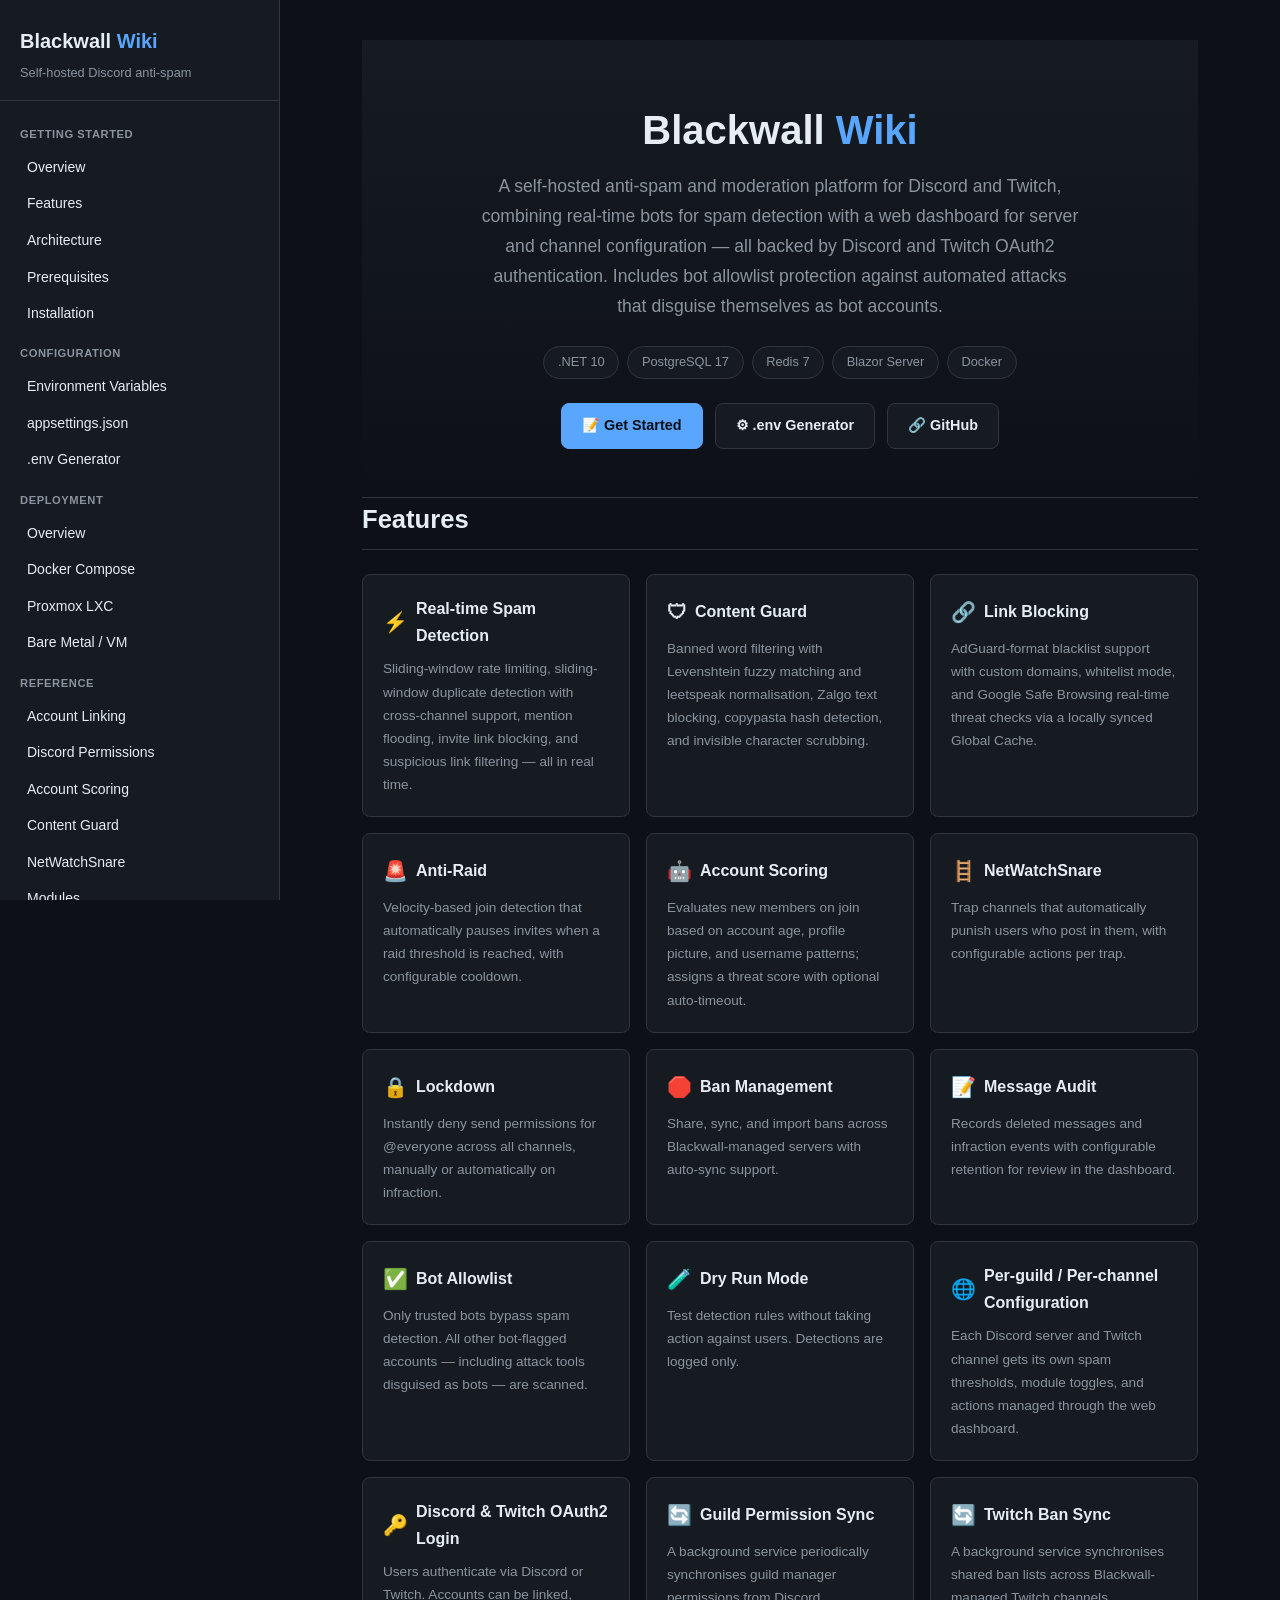
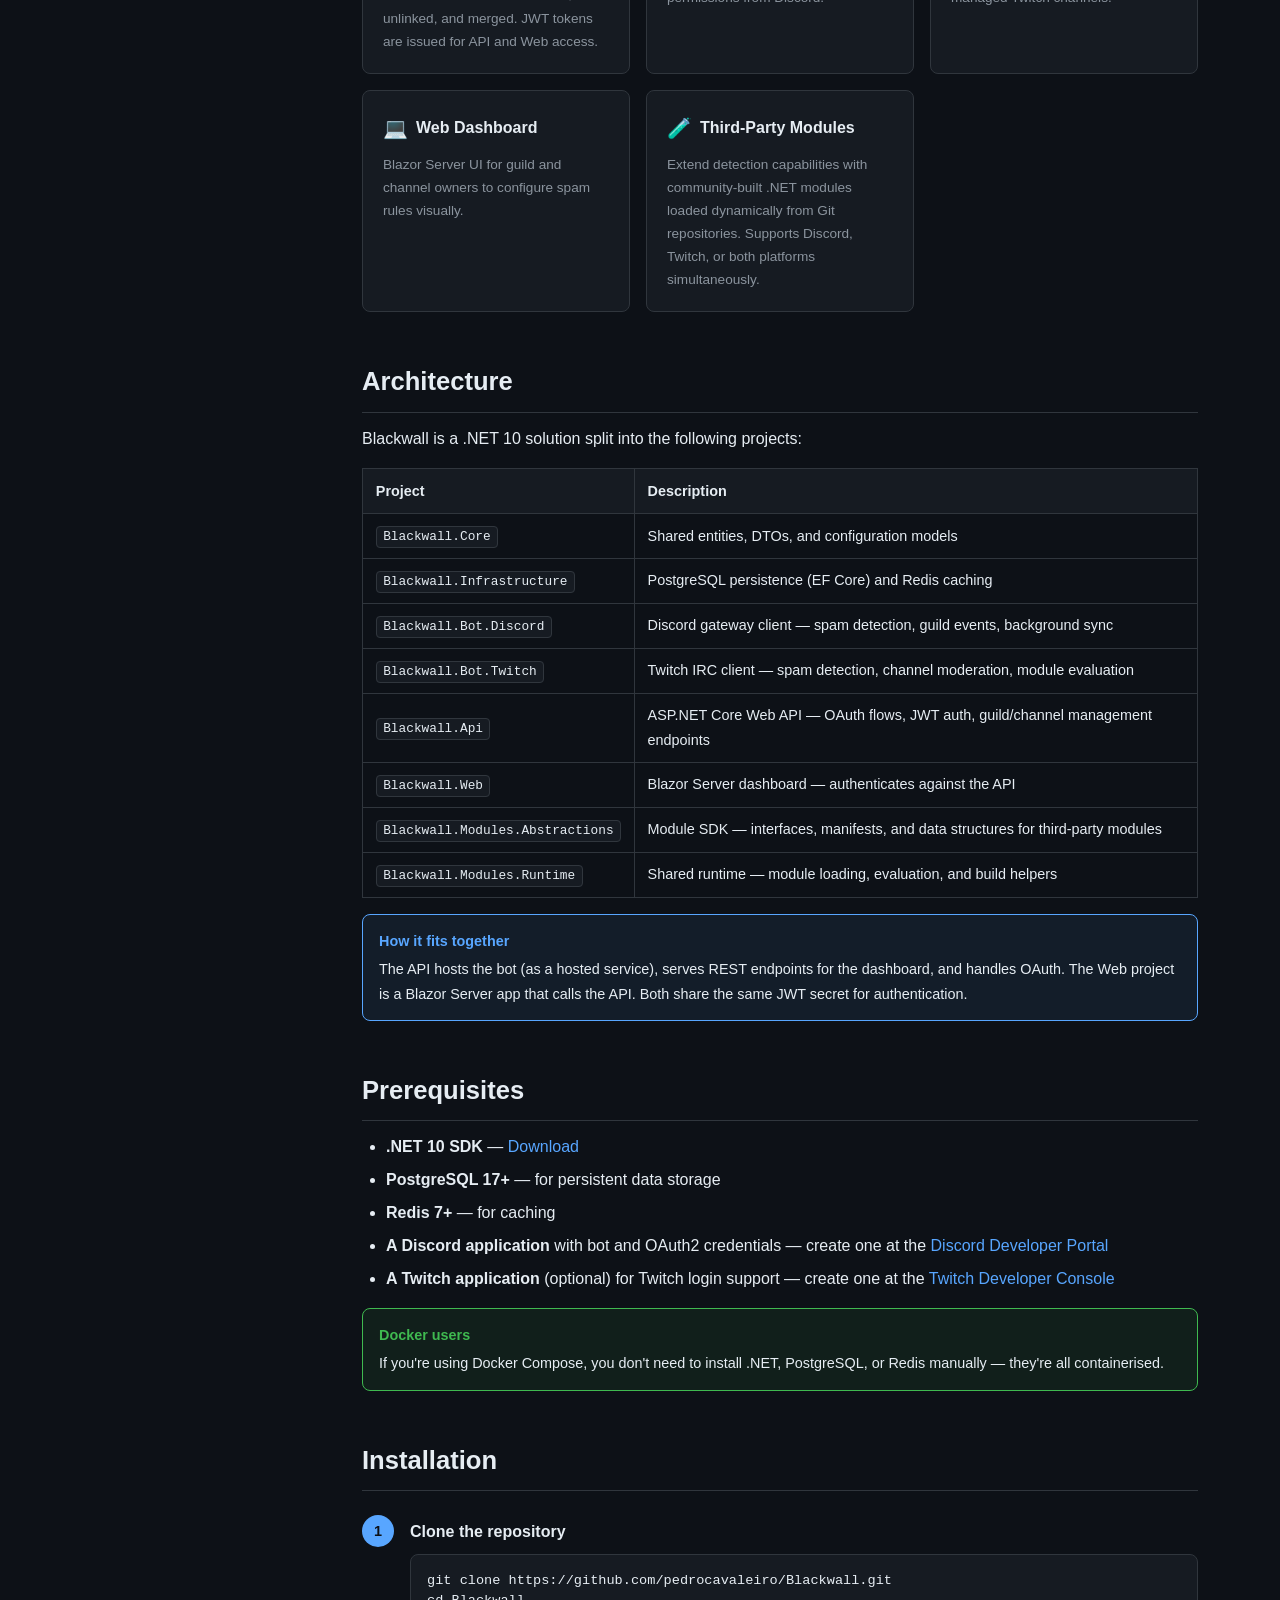
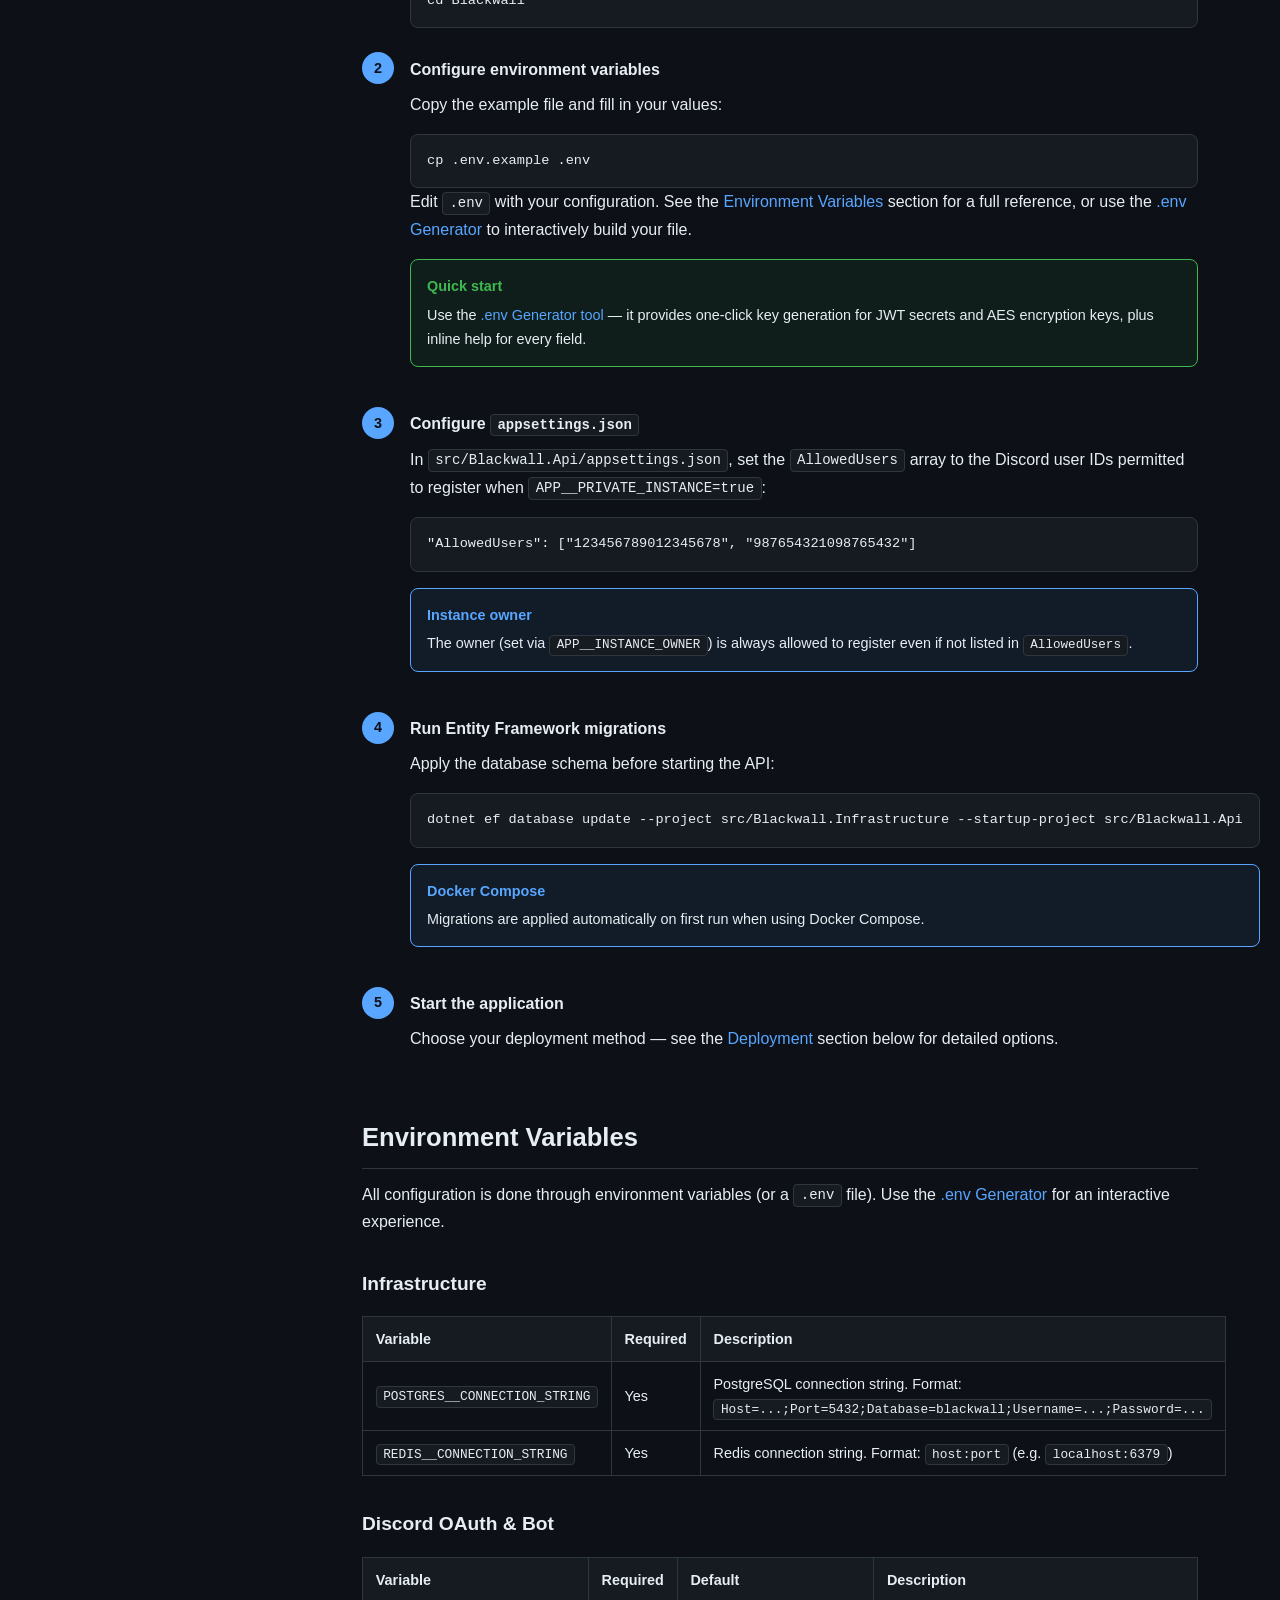
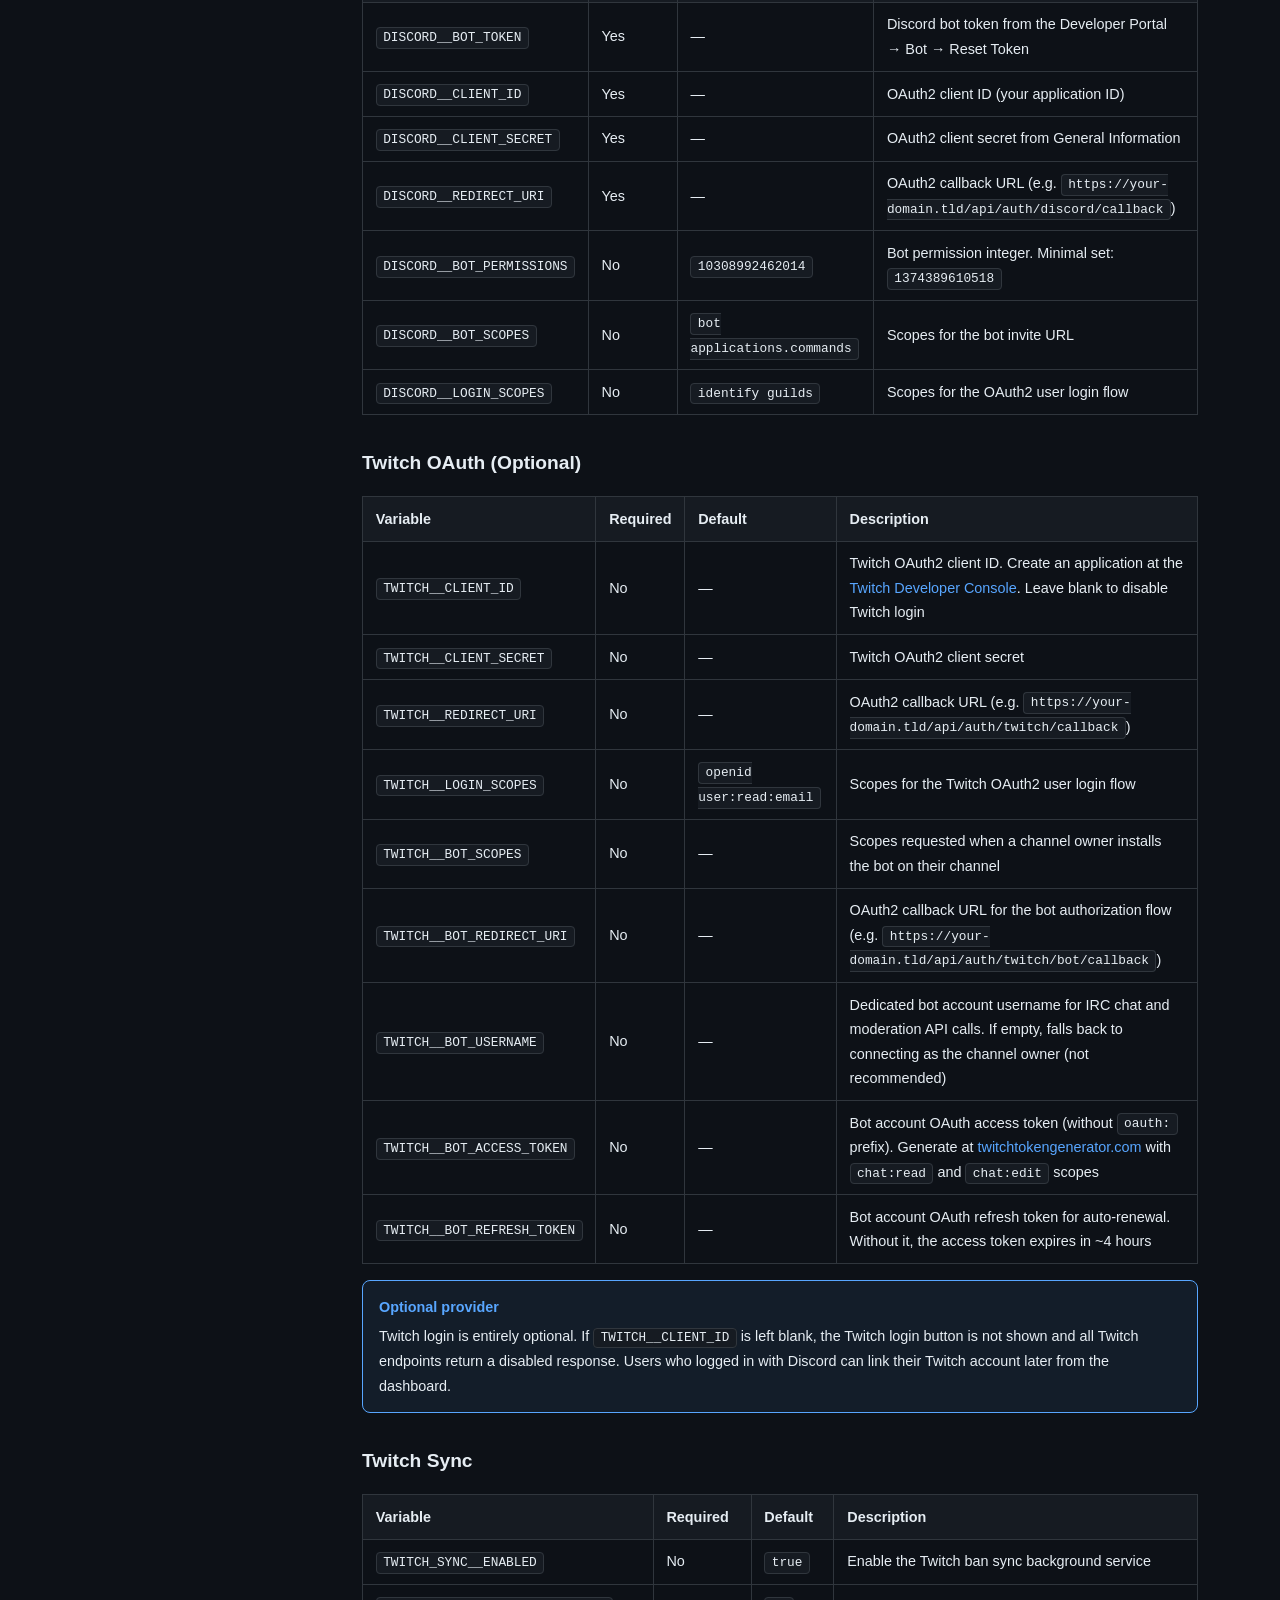
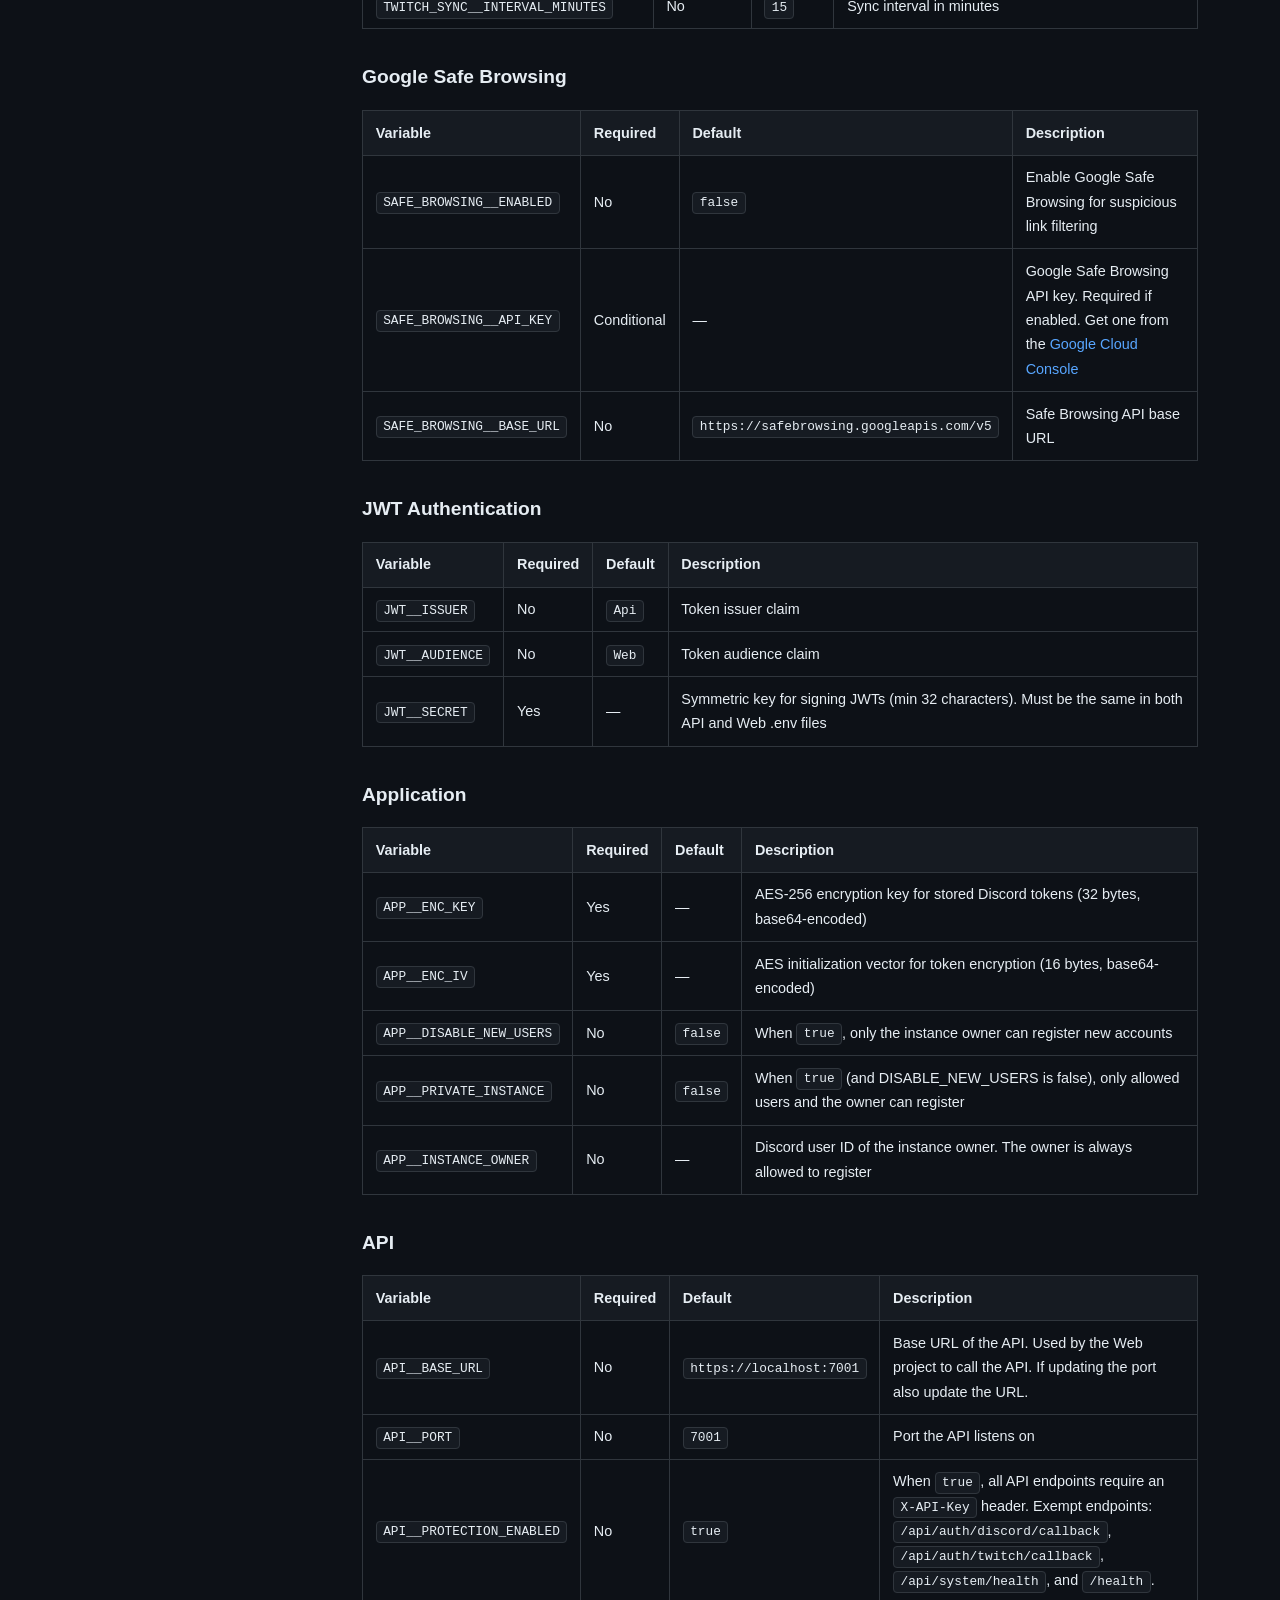
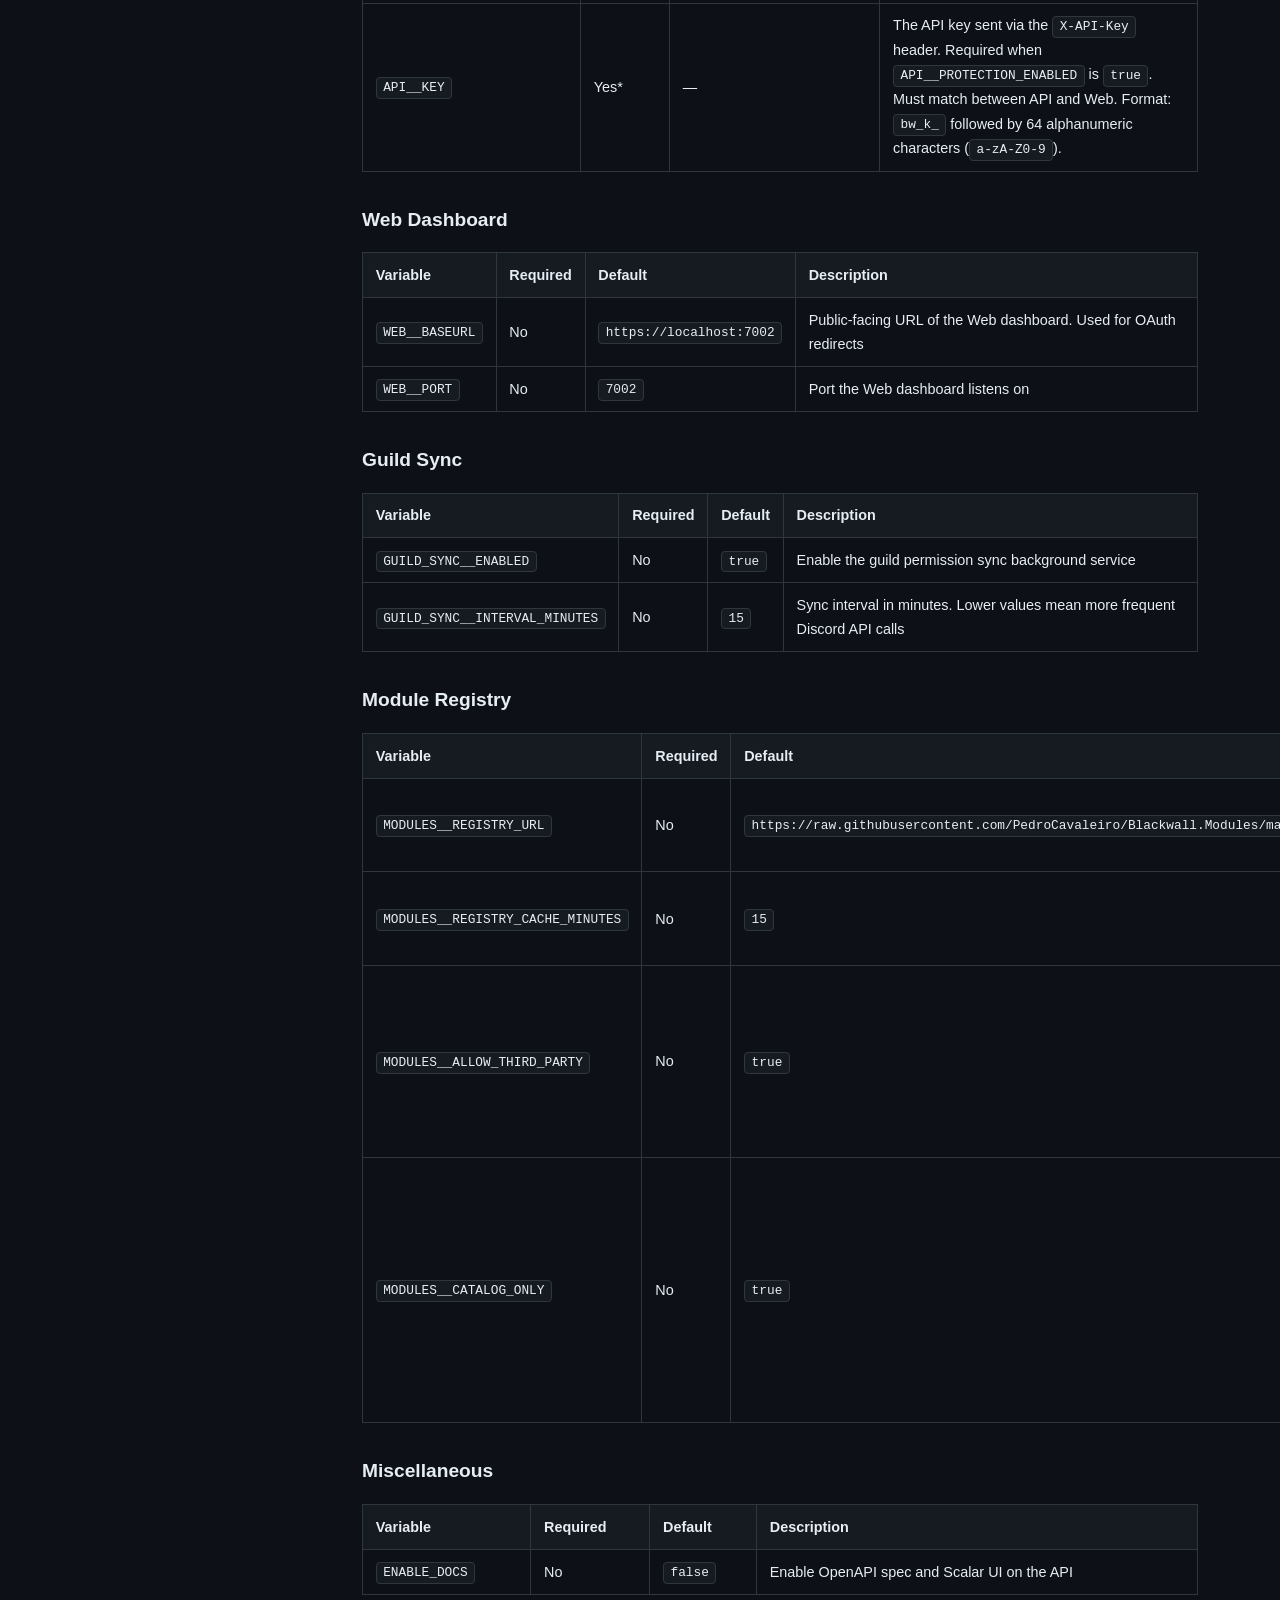
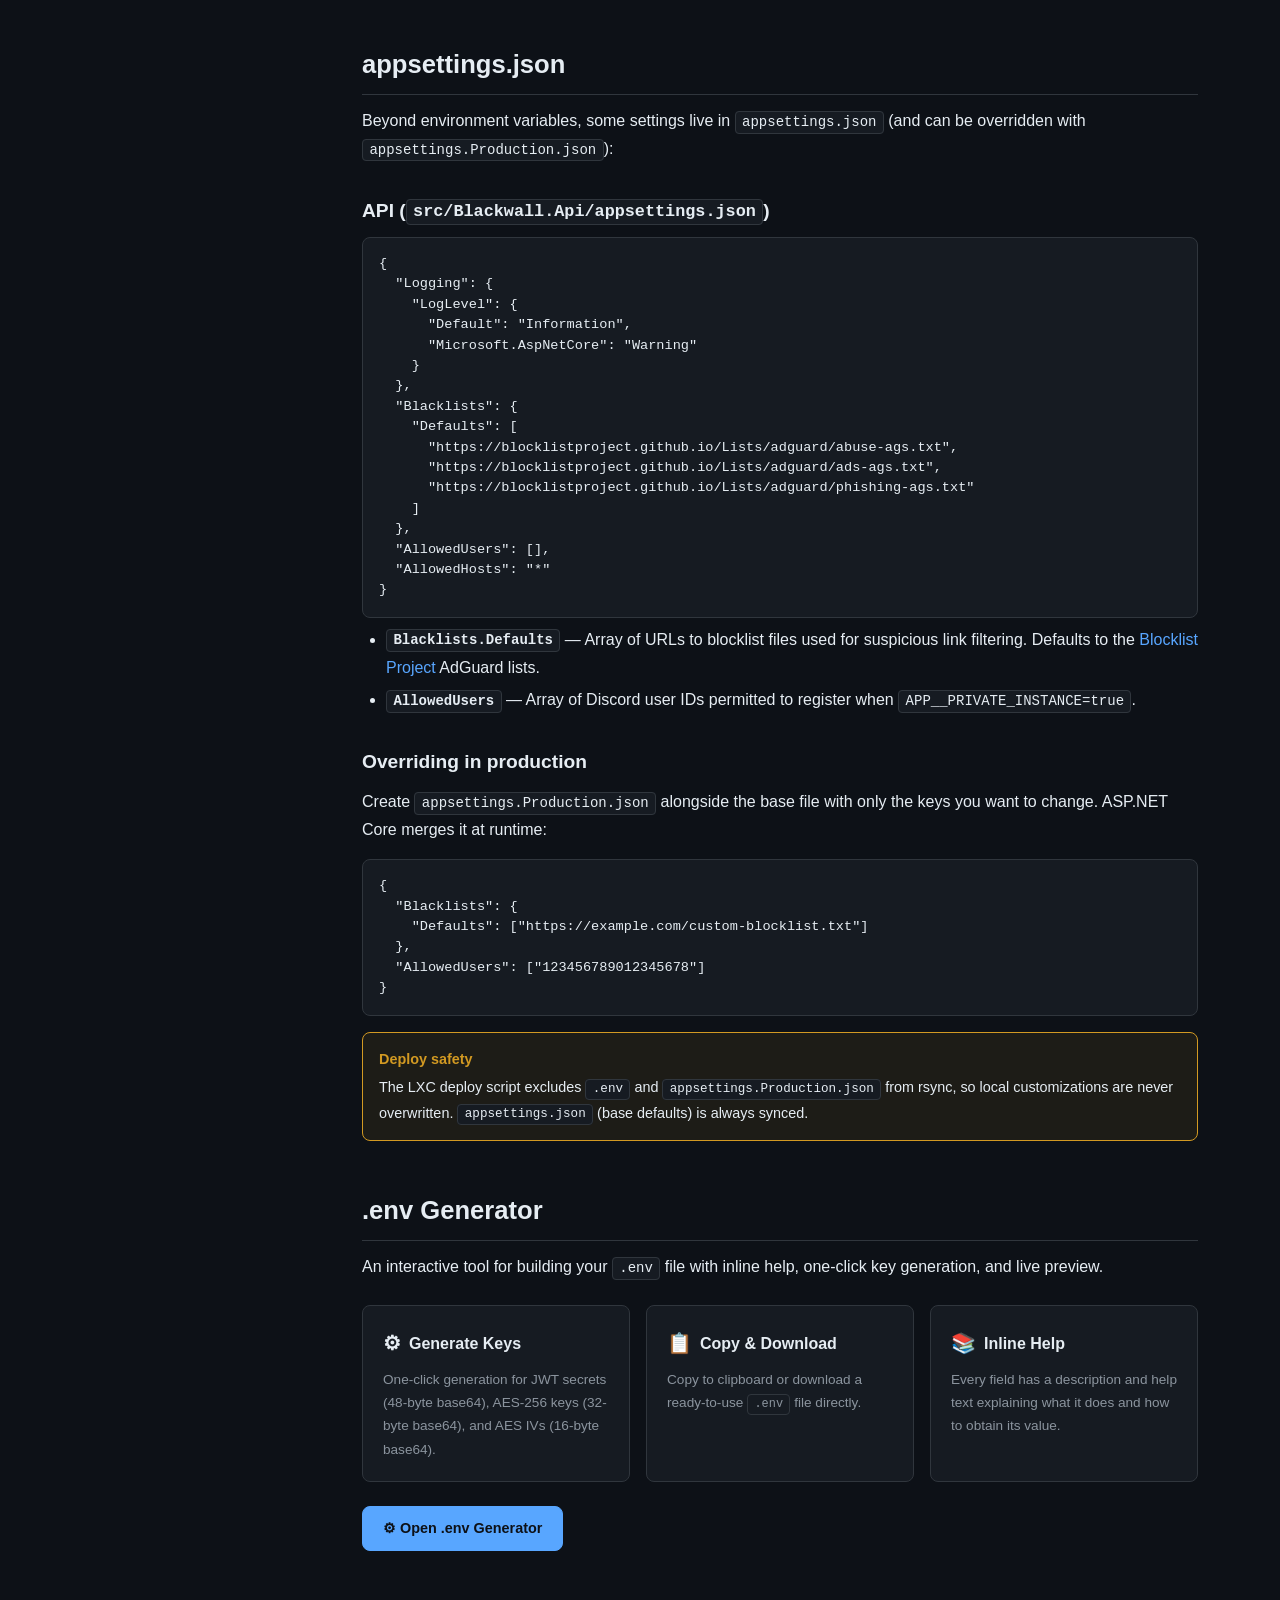
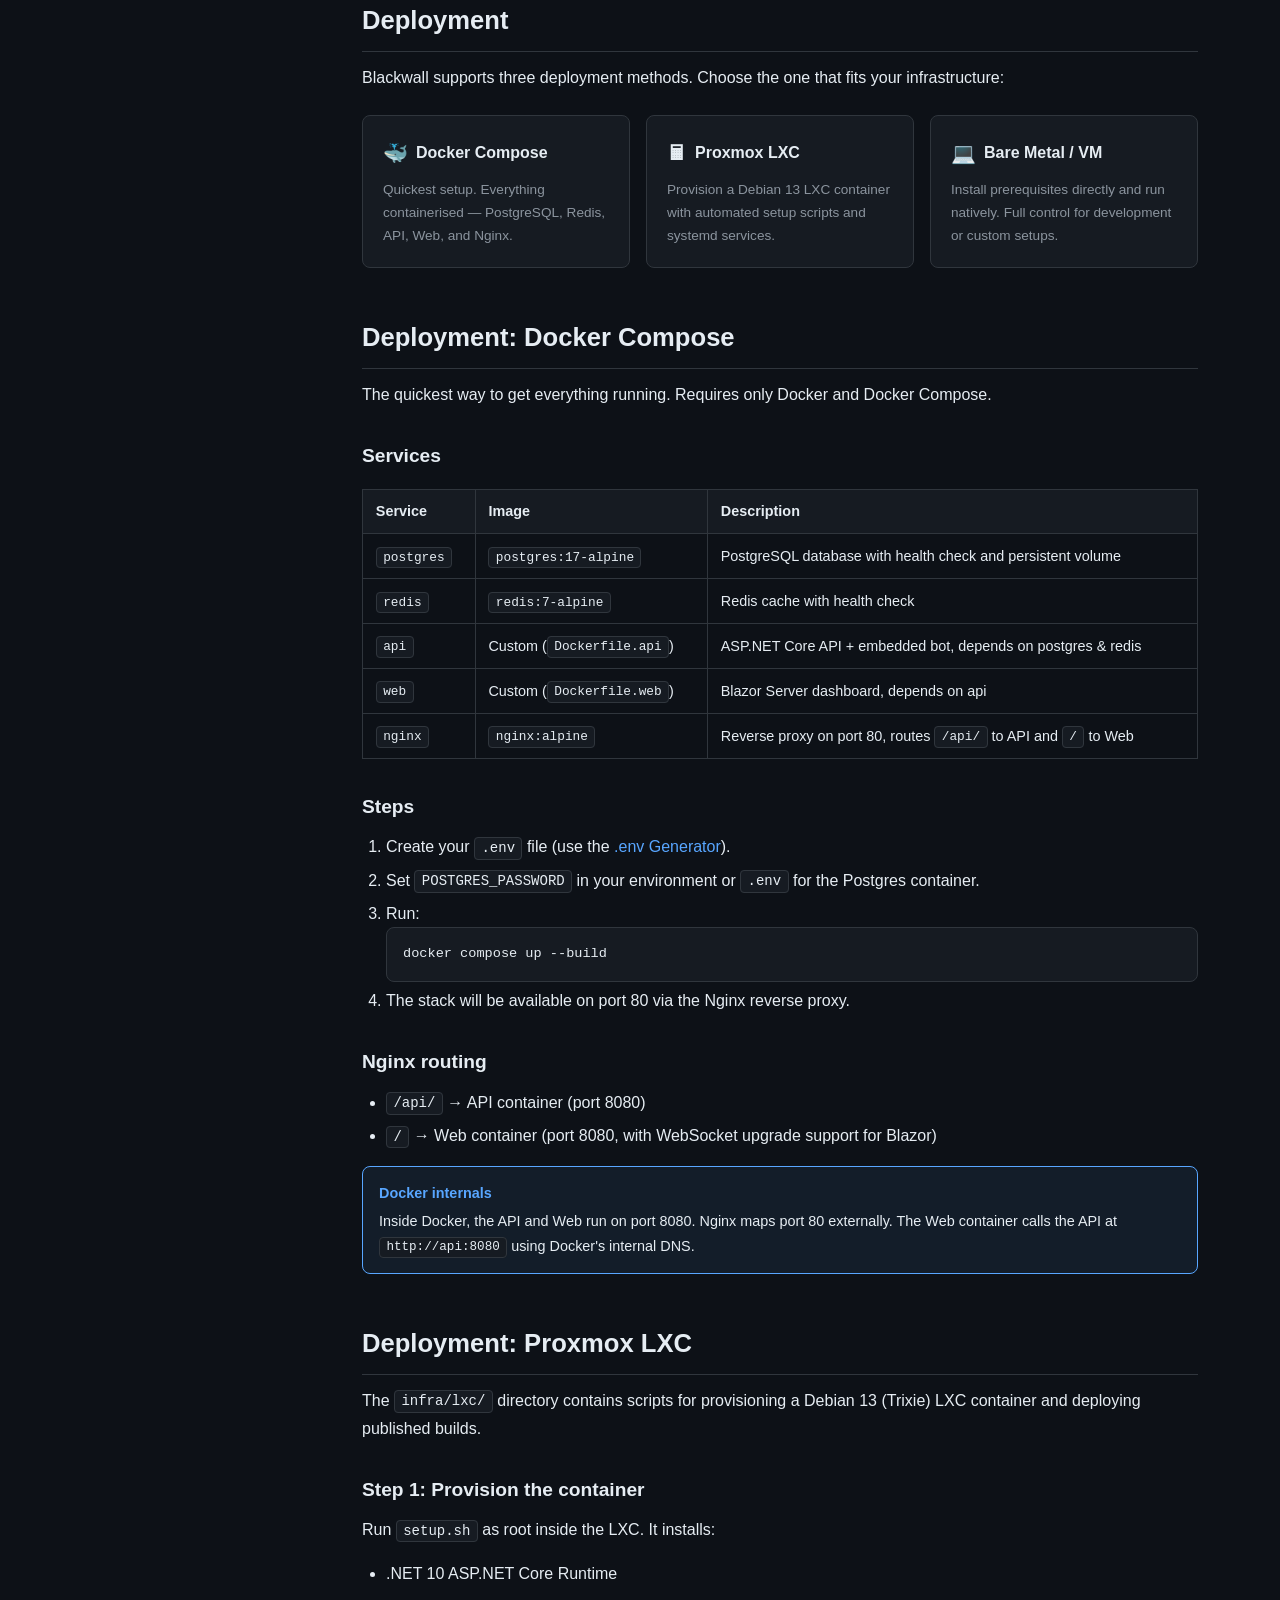
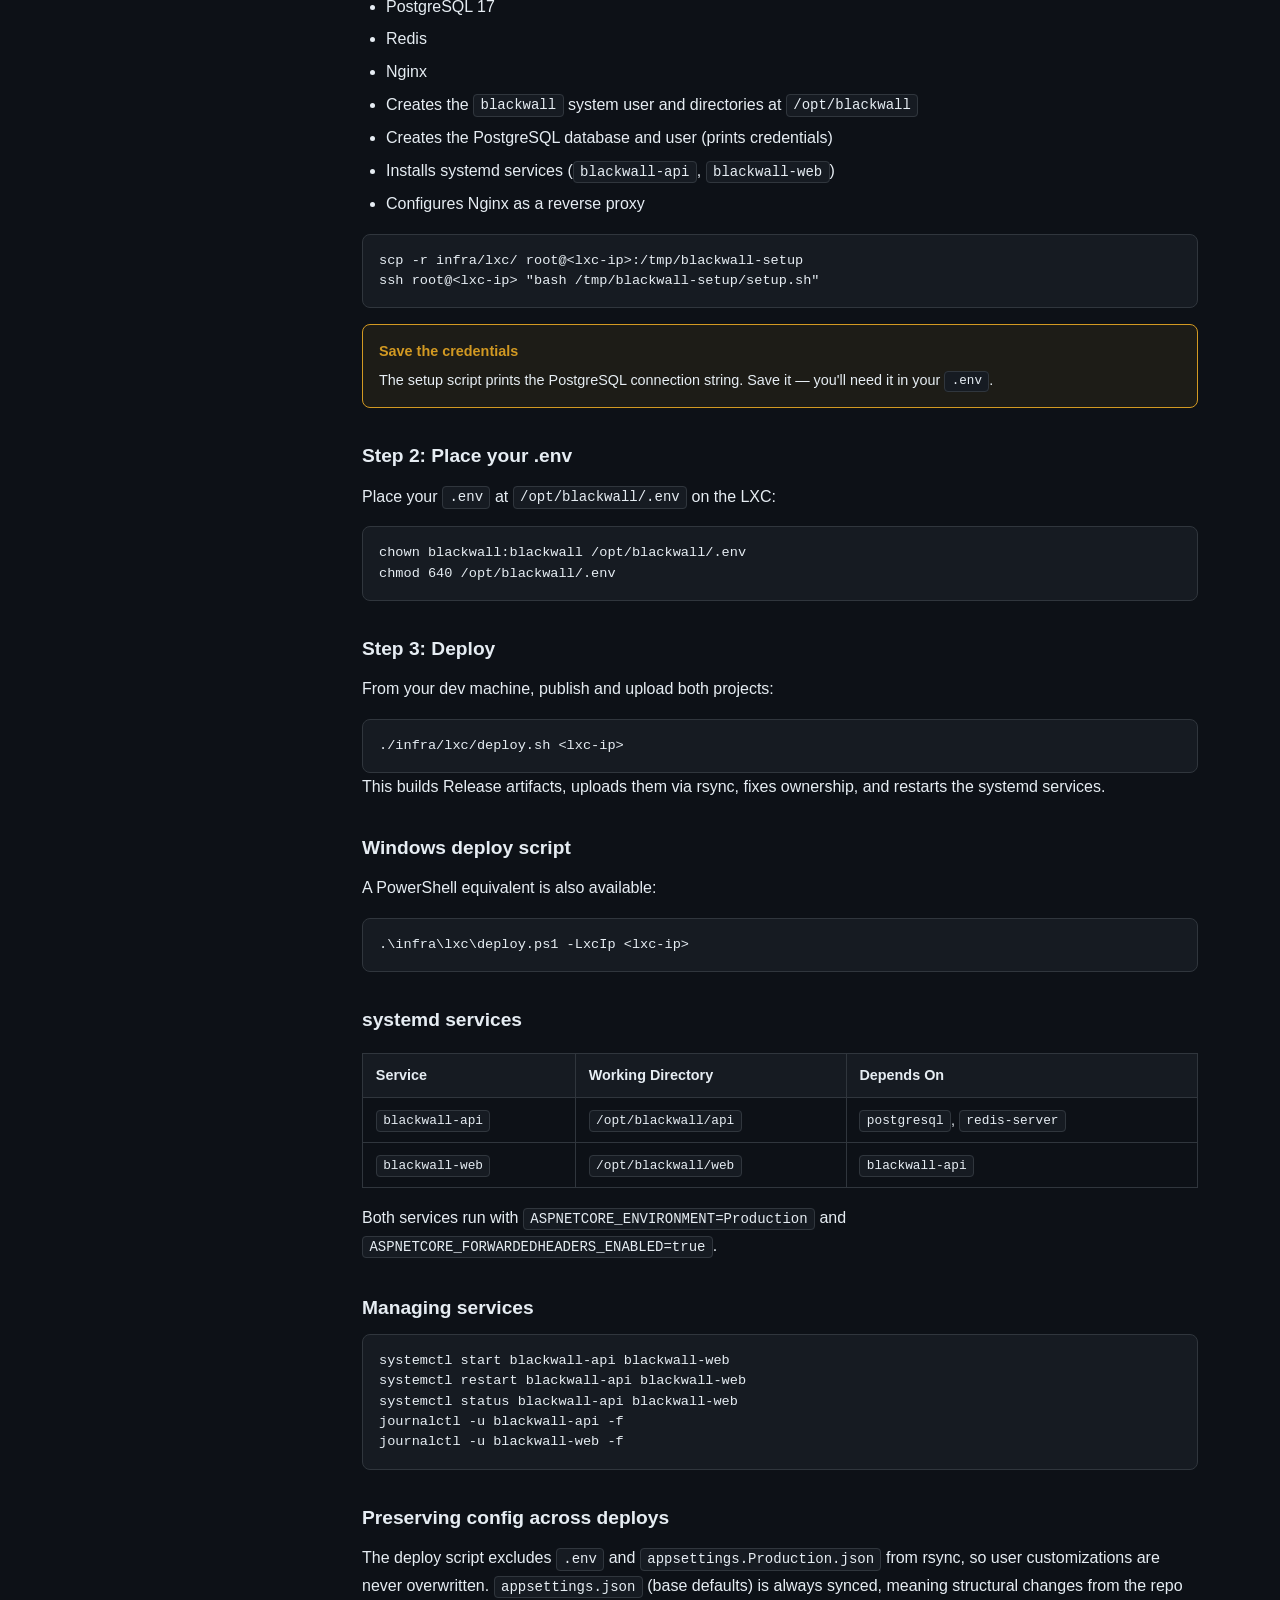
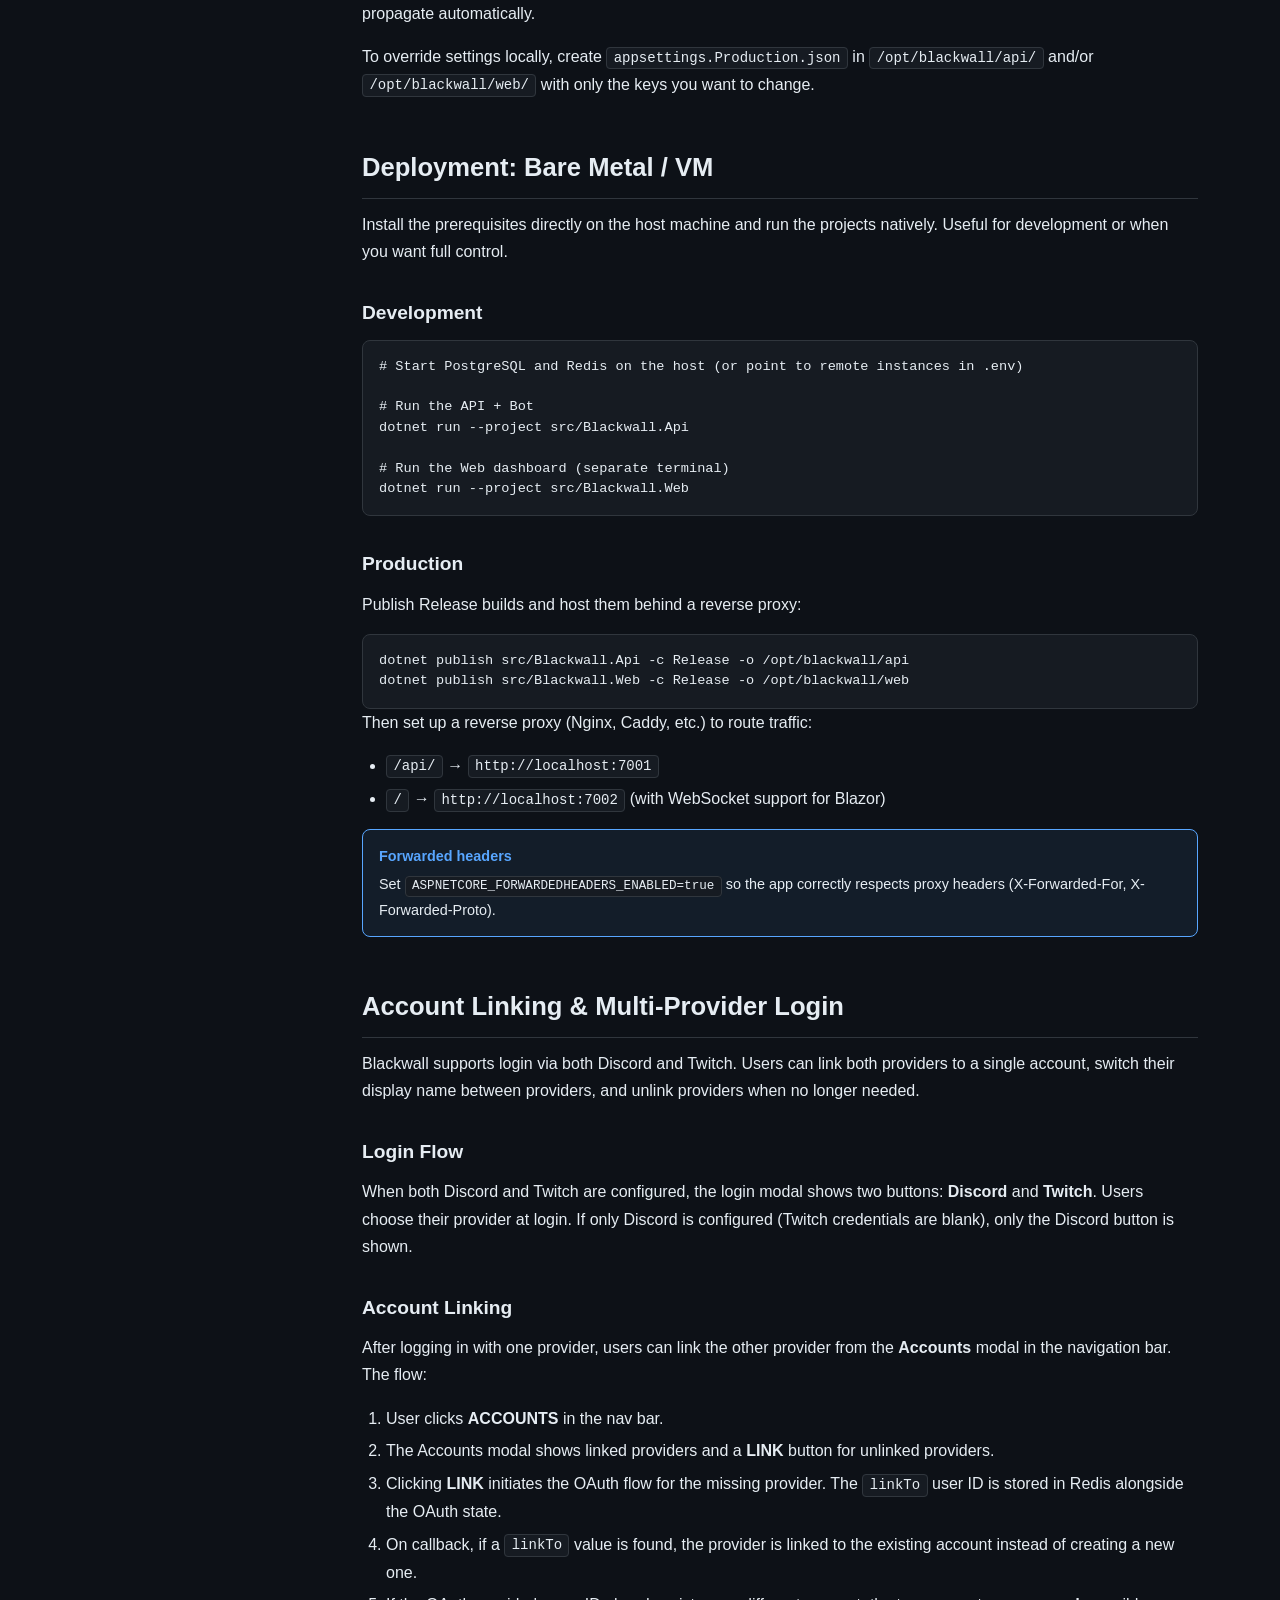
<file: docs/index.html>
<!DOCTYPE html>
<html lang="en">
<head>
<meta charset="UTF-8">
<meta name="viewport" content="width=device-width, initial-scale=1.0">
<title>Blackwall &mdash; Wiki</title>
<style>
  :root {
    --bg: #0d1117; --surface: #161b22; --surface-hover: #1c2128;
    --border: #30363d; --text: #e6edf3; --text-muted: #8b949e;
    --accent: #58a6ff; --accent-hover: #79c0ff; --success: #3fb950;
    --warning: #d29922; --danger: #f85149; --radius: 8px; --sidebar-w: 280px;
  }
  * { box-sizing: border-box; margin: 0; padding: 0; }
  body { font-family: -apple-system, BlinkMacSystemFont, 'Segoe UI', Helvetica, Arial, sans-serif; background: var(--bg); color: var(--text); line-height: 1.7; }
  a { color: var(--accent); text-decoration: none; }
  a:hover { text-decoration: underline; }
  code { font-family: 'SF Mono', 'Fira Code', 'Consolas', monospace; font-size: 0.875em; background: var(--surface); padding: 0.15rem 0.4rem; border-radius: 4px; border: 1px solid var(--border); }
  pre { background: var(--surface); border: 1px solid var(--border); border-radius: var(--radius); padding: 1rem; overflow-x: auto; line-height: 1.5; }
  pre code { background: none; border: none; padding: 0; font-size: 0.85rem; }
  table { border-collapse: collapse; width: 100%; margin: 1rem 0; font-size: 0.9rem; }
  th, td { border: 1px solid var(--border); padding: 0.6rem 0.8rem; text-align: left; }
  th { background: var(--surface); font-weight: 600; }
  td code { font-size: 0.8rem; }
  .layout { display: flex; min-height: 100vh; }
  .sidebar { width: var(--sidebar-w); flex-shrink: 0; background: var(--surface); border-right: 1px solid var(--border); position: fixed; top: 0; left: 0; bottom: 0; overflow-y: auto; z-index: 100; transition: transform 0.2s; }
  .sidebar-header { padding: 1.5rem 1.25rem 1rem; border-bottom: 1px solid var(--border); }
  .sidebar-header h1 { font-size: 1.25rem; font-weight: 700; }
  .sidebar-header h1 span { color: var(--accent); }
  .sidebar-header p { color: var(--text-muted); font-size: 0.8rem; margin-top: 0.25rem; }
  .sidebar-nav { padding: 0.75rem 0; }
  .sidebar-nav .nav-section { font-size: 0.7rem; text-transform: uppercase; letter-spacing: 0.05em; color: var(--text-muted); padding: 0.75rem 1.25rem 0.35rem; font-weight: 600; }
  .sidebar-nav a { display: block; padding: 0.4rem 1.25rem 0.4rem 1.5rem; color: var(--text); font-size: 0.875rem; text-decoration: none; border-left: 3px solid transparent; transition: all 0.15s; }
  .sidebar-nav a:hover { background: var(--surface-hover); border-left-color: var(--border); text-decoration: none; }
  .sidebar-nav a.active { border-left-color: var(--accent); color: var(--accent); }
  .sidebar-footer { padding: 1rem 1.25rem; border-top: 1px solid var(--border); margin-top: auto; }
  .sidebar-footer a { display: inline-flex; align-items: center; gap: 0.4rem; font-size: 0.8rem; color: var(--text-muted); }
  .sidebar-footer a:hover { color: var(--accent); text-decoration: none; }
  .content { margin-left: var(--sidebar-w); flex: 1; max-width: 100%; }
  .content-inner { max-width: 900px; margin: 0 auto; padding: 2.5rem 2rem 4rem; }
  .content-section { margin-bottom: 3rem; scroll-margin-top: 2rem; }
  .content-section h2 { font-size: 1.6rem; font-weight: 700; margin-bottom: 0.75rem; padding-bottom: 0.5rem; border-bottom: 1px solid var(--border); }
  .content-section h3 { font-size: 1.2rem; font-weight: 600; margin-top: 2rem; margin-bottom: 0.6rem; }
  .content-section h4 { font-size: 1rem; font-weight: 600; margin-top: 1.5rem; margin-bottom: 0.5rem; }
  .content-section p { margin-bottom: 1rem; }
  .content-section ul, .content-section ol { margin: 0.5rem 0 1rem 1.5rem; }
  .content-section li { margin-bottom: 0.35rem; }
  .content-section ul > li { list-style: disc; }
  .content-section ol > li { list-style: decimal; }
  .hero { text-align: center; padding: 3.5rem 2rem 3rem; border-bottom: 1px solid var(--border); background: linear-gradient(180deg, var(--surface) 0%, var(--bg) 100%); }
  .hero h1 { font-size: 2.5rem; font-weight: 800; margin-bottom: 0.5rem; }
  .hero h1 span { color: var(--accent); }
  .hero p { font-size: 1.1rem; color: var(--text-muted); max-width: 600px; margin: 0 auto 1.5rem; }
  .hero-badges { display: flex; gap: 0.5rem; justify-content: center; flex-wrap: wrap; margin-bottom: 1.5rem; }
  .hero-badge { background: var(--surface); border: 1px solid var(--border); border-radius: 20px; padding: 0.3rem 0.85rem; font-size: 0.8rem; color: var(--text-muted); }
  .hero-actions { display: flex; gap: 0.75rem; justify-content: center; flex-wrap: wrap; }
  .btn { padding: 0.6rem 1.25rem; border-radius: 8px; font-size: 0.9rem; font-weight: 600; cursor: pointer; border: 1px solid var(--border); background: var(--surface); color: var(--text); transition: all 0.15s; display: inline-flex; align-items: center; gap: 0.4rem; text-decoration: none; }
  .btn:hover { background: var(--surface-hover); border-color: var(--text-muted); text-decoration: none; }
  .btn-primary { background: var(--accent); color: #0d1117; border-color: var(--accent); }
  .btn-primary:hover { background: var(--accent-hover); border-color: var(--accent-hover); }
  .callout { border-radius: var(--radius); padding: 0.875rem 1rem; margin: 1rem 0; border: 1px solid; font-size: 0.9rem; }
  .callout-info { border-color: var(--accent); background: rgba(88,166,255,0.08); }
  .callout-warning { border-color: var(--warning); background: rgba(210,153,34,0.08); }
  .callout-tip { border-color: var(--success); background: rgba(63,185,80,0.08); }
  .callout strong { display: block; margin-bottom: 0.25rem; }
  .callout-info strong { color: var(--accent); }
  .callout-warning strong { color: var(--warning); }
  .callout-tip strong { color: var(--success); }
  .card-grid { display: grid; grid-template-columns: repeat(auto-fill, minmax(250px, 1fr)); gap: 1rem; margin: 1.5rem 0; }
  .card { background: var(--surface); border: 1px solid var(--border); border-radius: var(--radius); padding: 1.25rem; transition: border-color 0.15s; }
  .card:hover { border-color: var(--text-muted); }
  .card h4 { margin-top: 0; font-size: 1rem; display: flex; align-items: center; gap: 0.5rem; }
  .card p { font-size: 0.85rem; color: var(--text-muted); margin-bottom: 0; }
  .card-icon { font-size: 1.25rem; }
  .step { display: flex; gap: 1rem; margin: 1.5rem 0; }
  .step-num { flex-shrink: 0; width: 32px; height: 32px; border-radius: 50%; background: var(--accent); color: #0d1117; display: flex; align-items: center; justify-content: center; font-weight: 700; font-size: 0.9rem; }
  .step-body { flex: 1; }
  .step-body h4 { margin-top: 0.2rem; margin-bottom: 0.5rem; }
  .menu-toggle { display: none; position: fixed; top: 0.75rem; left: 0.75rem; z-index: 200; background: var(--surface); border: 1px solid var(--border); border-radius: 6px; padding: 0.5rem 0.7rem; cursor: pointer; color: var(--text); font-size: 1.2rem; }
  .overlay { display: none; position: fixed; inset: 0; background: rgba(0,0,0,0.5); z-index: 99; }
  @media (max-width: 900px) {
    .sidebar { transform: translateX(-100%); }
    .sidebar.open { transform: translateX(0); }
    .content { margin-left: 0; }
    .menu-toggle { display: block; }
    .overlay.show { display: block; }
    .hero h1 { font-size: 1.8rem; }
    .content-inner { padding: 2rem 1rem 3rem; }
  }
</style>
</head>
<body>
<div class="menu-toggle" onclick="toggleSidebar()">&#9776;</div>
<div class="overlay" id="overlay" onclick="toggleSidebar()"></div>
<div class="layout">
  <nav class="sidebar" id="sidebar">
    <div class="sidebar-header">
      <h1>Blackwall <span>Wiki</span></h1>
      <p>Self-hosted Discord anti-spam</p>
    </div>
    <div class="sidebar-nav" id="sidebarNav">
      <div class="nav-section">Getting Started</div>
      <a href="#overview">Overview</a>
      <a href="#features">Features</a>
      <a href="#architecture">Architecture</a>
      <a href="#prerequisites">Prerequisites</a>
      <a href="#installation">Installation</a>
      <div class="nav-section">Configuration</div>
      <a href="#env-variables">Environment Variables</a>
      <a href="#appsettings">appsettings.json</a>
      <a href="#env-generator">.env Generator</a>
      <div class="nav-section">Deployment</div>
      <a href="#deployment">Overview</a>
      <a href="#docker-compose">Docker Compose</a>
      <a href="#proxmox-lxc">Proxmox LXC</a>
      <a href="#bare-metal">Bare Metal / VM</a>
      <div class="nav-section">Reference</div>
      <a href="#account-linking">Account Linking</a>
      <a href="#discord-permissions">Discord Permissions</a>
      <a href="#account-scoring">Account Scoring</a>
      <a href="#content-guard">Content Guard</a>
      <a href="#netwatch-snare">NetWatchSnare</a>
      <a href="#modules">Modules</a>
      <a href="#custom-modules">Custom Modules</a>
      <a href="#api-docs">API Documentation</a>
      <a href="#project-structure">Project Structure</a>
    </div>
    <div class="sidebar-footer">
      <a href="https://github.com/pedrocavaleiro/Blackwall" target="_blank">&#128279; GitHub</a>
      &nbsp;&nbsp;
      <a href="https://blackwall.observer" target="_blank">&#129302; Hosted Bot</a>
    </div>
  </nav>
  <div class="content">
    <div class="content-inner">

      <!-- Hero -->
      <div class="hero" id="overview">
        <h1>Blackwall <span>Wiki</span></h1>
        <p>A self-hosted anti-spam and moderation platform for Discord and Twitch, combining real-time bots for spam detection with a web dashboard for server and channel configuration &mdash; all backed by Discord and Twitch OAuth2 authentication. Includes bot allowlist protection against automated attacks that disguise themselves as bot accounts.</p>
        <div class="hero-badges">
          <span class="hero-badge">.NET 10</span>
          <span class="hero-badge">PostgreSQL 17</span>
          <span class="hero-badge">Redis 7</span>
          <span class="hero-badge">Blazor Server</span>
          <span class="hero-badge">Docker</span>
        </div>
        <div class="hero-actions">
          <a href="#installation" class="btn btn-primary">&#128221; Get Started</a>
          <a href="env-generator.html" class="btn">&#9881; .env Generator</a>
          <a href="https://github.com/pedrocavaleiro/Blackwall" target="_blank" class="btn">&#128279; GitHub</a>
        </div>
      </div>

      <!-- Features -->
      <section class="content-section" id="features">
        <h2>Features</h2>
        <div class="card-grid">
          <div class="card"><h4><span class="card-icon">&#9889;</span> Real-time Spam Detection</h4><p>Sliding-window rate limiting, sliding-window duplicate detection with cross-channel support, mention flooding, invite link blocking, and suspicious link filtering &mdash; all in real time.</p></div>
          <div class="card"><h4><span class="card-icon">&#128737;</span> Content Guard</h4><p>Banned word filtering with Levenshtein fuzzy matching and leetspeak normalisation, Zalgo text blocking, copypasta hash detection, and invisible character scrubbing.</p></div>
          <div class="card"><h4><span class="card-icon">&#128279;</span> Link Blocking</h4><p>AdGuard-format blacklist support with custom domains, whitelist mode, and Google Safe Browsing real-time threat checks via a locally synced Global Cache.</p></div>
          <div class="card"><h4><span class="card-icon">&#128680;</span> Anti-Raid</h4><p>Velocity-based join detection that automatically pauses invites when a raid threshold is reached, with configurable cooldown.</p></div>
          <div class="card"><h4><span class="card-icon">&#129302;</span> Account Scoring</h4><p>Evaluates new members on join based on account age, profile picture, and username patterns; assigns a threat score with optional auto-timeout.</p></div>
          <div class="card"><h4><span class="card-icon">&#129692;</span> NetWatchSnare</h4><p>Trap channels that automatically punish users who post in them, with configurable actions per trap.</p></div>
          <div class="card"><h4><span class="card-icon">&#128274;</span> Lockdown</h4><p>Instantly deny send permissions for @everyone across all channels, manually or automatically on infraction.</p></div>
          <div class="card"><h4><span class="card-icon">&#128721;</span> Ban Management</h4><p>Share, sync, and import bans across Blackwall-managed servers with auto-sync support.</p></div>
          <div class="card"><h4><span class="card-icon">&#128221;</span> Message Audit</h4><p>Records deleted messages and infraction events with configurable retention for review in the dashboard.</p></div>
          <div class="card"><h4><span class="card-icon">&#9989;</span> Bot Allowlist</h4><p>Only trusted bots bypass spam detection. All other bot-flagged accounts &mdash; including attack tools disguised as bots &mdash; are scanned.</p></div>
          <div class="card"><h4><span class="card-icon">&#129514;</span> Dry Run Mode</h4><p>Test detection rules without taking action against users. Detections are logged only.</p></div>
          <div class="card"><h4><span class="card-icon">&#127760;</span> Per-guild / Per-channel Configuration</h4><p>Each Discord server and Twitch channel gets its own spam thresholds, module toggles, and actions managed through the web dashboard.</p></div>
          <div class="card"><h4><span class="card-icon">&#128273;</span> Discord &amp; Twitch OAuth2 Login</h4><p>Users authenticate via Discord or Twitch. Accounts can be linked, unlinked, and merged. JWT tokens are issued for API and Web access.</p></div>
          <div class="card"><h4><span class="card-icon">&#128260;</span> Guild Permission Sync</h4><p>A background service periodically synchronises guild manager permissions from Discord.</p></div>
          <div class="card"><h4><span class="card-icon">&#128260;</span> Twitch Ban Sync</h4><p>A background service synchronises shared ban lists across Blackwall-managed Twitch channels.</p></div>
          <div class="card"><h4><span class="card-icon">&#128187;</span> Web Dashboard</h4><p>Blazor Server UI for guild and channel owners to configure spam rules visually.</p></div>
          <div class="card"><h4><span class="card-icon">&#129514;</span> Third-Party Modules</h4><p>Extend detection capabilities with community-built .NET modules loaded dynamically from Git repositories. Supports Discord, Twitch, or both platforms simultaneously.</p></div>
        </div>
      </section>

      <!-- Architecture -->
      <section class="content-section" id="architecture">
        <h2>Architecture</h2>
        <p>Blackwall is a .NET 10 solution split into the following projects:</p>
        <table>
          <thead><tr><th>Project</th><th>Description</th></tr></thead>
          <tbody>
            <tr><td><code>Blackwall.Core</code></td><td>Shared entities, DTOs, and configuration models</td></tr>
            <tr><td><code>Blackwall.Infrastructure</code></td><td>PostgreSQL persistence (EF Core) and Redis caching</td></tr>
            <tr><td><code>Blackwall.Bot.Discord</code></td><td>Discord gateway client &mdash; spam detection, guild events, background sync</td></tr>
            <tr><td><code>Blackwall.Bot.Twitch</code></td><td>Twitch IRC client &mdash; spam detection, channel moderation, module evaluation</td></tr>
            <tr><td><code>Blackwall.Api</code></td><td>ASP.NET Core Web API &mdash; OAuth flows, JWT auth, guild/channel management endpoints</td></tr>
            <tr><td><code>Blackwall.Web</code></td><td>Blazor Server dashboard &mdash; authenticates against the API</td></tr>
            <tr><td><code>Blackwall.Modules.Abstractions</code></td><td>Module SDK &mdash; interfaces, manifests, and data structures for third-party modules</td></tr>
            <tr><td><code>Blackwall.Modules.Runtime</code></td><td>Shared runtime &mdash; module loading, evaluation, and build helpers</td></tr>
          </tbody>
        </table>
        <div class="callout callout-info">
          <strong>How it fits together</strong>
          The API hosts the bot (as a hosted service), serves REST endpoints for the dashboard, and handles OAuth. The Web project is a Blazor Server app that calls the API. Both share the same JWT secret for authentication.
        </div>
      </section>

      <!-- Prerequisites -->
      <section class="content-section" id="prerequisites">
        <h2>Prerequisites</h2>
        <ul>
          <li><strong>.NET 10 SDK</strong> &mdash; <a href="https://dotnet.microsoft.com/download" target="_blank">Download</a></li>
          <li><strong>PostgreSQL 17+</strong> &mdash; for persistent data storage</li>
          <li><strong>Redis 7+</strong> &mdash; for caching</li>
          <li><strong>A Discord application</strong> with bot and OAuth2 credentials &mdash; create one at the <a href="https://discord.com/developers/applications" target="_blank">Discord Developer Portal</a></li>
          <li><strong>A Twitch application</strong> (optional) for Twitch login support &mdash; create one at the <a href="https://dev.twitch.tv/console" target="_blank">Twitch Developer Console</a></li>
        </ul>
        <div class="callout callout-tip">
          <strong>Docker users</strong>
          If you're using Docker Compose, you don't need to install .NET, PostgreSQL, or Redis manually &mdash; they're all containerised.
        </div>
      </section>

      <!-- Installation -->
      <section class="content-section" id="installation">
        <h2>Installation</h2>
        <div class="step">
          <div class="step-num">1</div>
          <div class="step-body">
            <h4>Clone the repository</h4>
            <pre><code>git clone https://github.com/pedrocavaleiro/Blackwall.git
cd Blackwall</code></pre>
          </div>
        </div>
        <div class="step">
          <div class="step-num">2</div>
          <div class="step-body">
            <h4>Configure environment variables</h4>
            <p>Copy the example file and fill in your values:</p>
            <pre><code>cp .env.example .env</code></pre>
            <p>Edit <code>.env</code> with your configuration. See the <a href="#env-variables">Environment Variables</a> section for a full reference, or use the <a href="env-generator.html">.env Generator</a> to interactively build your file.</p>
            <div class="callout callout-tip">
              <strong>Quick start</strong>
              Use the <a href="env-generator.html">.env Generator tool</a> &mdash; it provides one-click key generation for JWT secrets and AES encryption keys, plus inline help for every field.
            </div>
          </div>
        </div>
        <div class="step">
          <div class="step-num">3</div>
          <div class="step-body">
            <h4>Configure <code>appsettings.json</code></h4>
            <p>In <code>src/Blackwall.Api/appsettings.json</code>, set the <code>AllowedUsers</code> array to the Discord user IDs permitted to register when <code>APP__PRIVATE_INSTANCE=true</code>:</p>
            <pre><code>"AllowedUsers": ["123456789012345678", "987654321098765432"]</code></pre>
            <div class="callout callout-info">
              <strong>Instance owner</strong>
              The owner (set via <code>APP__INSTANCE_OWNER</code>) is always allowed to register even if not listed in <code>AllowedUsers</code>.
            </div>
          </div>
        </div>
        <div class="step">
          <div class="step-num">4</div>
          <div class="step-body">
            <h4>Run Entity Framework migrations</h4>
            <p>Apply the database schema before starting the API:</p>
            <pre><code>dotnet ef database update --project src/Blackwall.Infrastructure --startup-project src/Blackwall.Api</code></pre>
            <div class="callout callout-info">
              <strong>Docker Compose</strong>
              Migrations are applied automatically on first run when using Docker Compose.
            </div>
          </div>
        </div>
        <div class="step">
          <div class="step-num">5</div>
          <div class="step-body">
            <h4>Start the application</h4>
            <p>Choose your deployment method &mdash; see the <a href="#deployment">Deployment</a> section below for detailed options.</p>
          </div>
        </div>
      </section>
      <!-- Environment Variables -->
      <section class="content-section" id="env-variables">
        <h2>Environment Variables</h2>
        <p>All configuration is done through environment variables (or a <code>.env</code> file). Use the <a href="env-generator.html">.env Generator</a> for an interactive experience.</p>

        <h3>Infrastructure</h3>
        <table>
          <thead><tr><th>Variable</th><th>Required</th><th>Description</th></tr></thead>
          <tbody>
            <tr><td><code>POSTGRES__CONNECTION_STRING</code></td><td>Yes</td><td>PostgreSQL connection string. Format: <code>Host=...;Port=5432;Database=blackwall;Username=...;Password=...</code></td></tr>
            <tr><td><code>REDIS__CONNECTION_STRING</code></td><td>Yes</td><td>Redis connection string. Format: <code>host:port</code> (e.g. <code>localhost:6379</code>)</td></tr>
          </tbody>
        </table>

        <h3>Discord OAuth &amp; Bot</h3>
        <table>
          <thead><tr><th>Variable</th><th>Required</th><th>Default</th><th>Description</th></tr></thead>
          <tbody>
            <tr><td><code>DISCORD__BOT_TOKEN</code></td><td>Yes</td><td>&mdash;</td><td>Discord bot token from the Developer Portal &rarr; Bot &rarr; Reset Token</td></tr>
            <tr><td><code>DISCORD__CLIENT_ID</code></td><td>Yes</td><td>&mdash;</td><td>OAuth2 client ID (your application ID)</td></tr>
            <tr><td><code>DISCORD__CLIENT_SECRET</code></td><td>Yes</td><td>&mdash;</td><td>OAuth2 client secret from General Information</td></tr>
            <tr><td><code>DISCORD__REDIRECT_URI</code></td><td>Yes</td><td>&mdash;</td><td>OAuth2 callback URL (e.g. <code>https://your-domain.tld/api/auth/discord/callback</code>)</td></tr>
            <tr><td><code>DISCORD__BOT_PERMISSIONS</code></td><td>No</td><td><code>10308992462014</code></td><td>Bot permission integer. Minimal set: <code>1374389610518</code></td></tr>
            <tr><td><code>DISCORD__BOT_SCOPES</code></td><td>No</td><td><code>bot applications.commands</code></td><td>Scopes for the bot invite URL</td></tr>
            <tr><td><code>DISCORD__LOGIN_SCOPES</code></td><td>No</td><td><code>identify guilds</code></td><td>Scopes for the OAuth2 user login flow</td></tr>
          </tbody>
        </table>

        <h3>Twitch OAuth (Optional)</h3>
        <table>
          <thead><tr><th>Variable</th><th>Required</th><th>Default</th><th>Description</th></tr></thead>
          <tbody>
            <tr><td><code>TWITCH__CLIENT_ID</code></td><td>No</td><td>&mdash;</td><td>Twitch OAuth2 client ID. Create an application at the <a href="https://dev.twitch.tv/console" target="_blank">Twitch Developer Console</a>. Leave blank to disable Twitch login</td></tr>
            <tr><td><code>TWITCH__CLIENT_SECRET</code></td><td>No</td><td>&mdash;</td><td>Twitch OAuth2 client secret</td></tr>
            <tr><td><code>TWITCH__REDIRECT_URI</code></td><td>No</td><td>&mdash;</td><td>OAuth2 callback URL (e.g. <code>https://your-domain.tld/api/auth/twitch/callback</code>)</td></tr>
            <tr><td><code>TWITCH__LOGIN_SCOPES</code></td><td>No</td><td><code>openid user:read:email</code></td><td>Scopes for the Twitch OAuth2 user login flow</td></tr>
            <tr><td><code>TWITCH__BOT_SCOPES</code></td><td>No</td><td>&mdash;</td><td>Scopes requested when a channel owner installs the bot on their channel</td></tr>
            <tr><td><code>TWITCH__BOT_REDIRECT_URI</code></td><td>No</td><td>&mdash;</td><td>OAuth2 callback URL for the bot authorization flow (e.g. <code>https://your-domain.tld/api/auth/twitch/bot/callback</code>)</td></tr>
            <tr><td><code>TWITCH__BOT_USERNAME</code></td><td>No</td><td>&mdash;</td><td>Dedicated bot account username for IRC chat and moderation API calls. If empty, falls back to connecting as the channel owner (not recommended)</td></tr>
            <tr><td><code>TWITCH__BOT_ACCESS_TOKEN</code></td><td>No</td><td>&mdash;</td><td>Bot account OAuth access token (without <code>oauth:</code> prefix). Generate at <a href="https://twitchtokengenerator.com/" target="_blank">twitchtokengenerator.com</a> with <code>chat:read</code> and <code>chat:edit</code> scopes</td></tr>
            <tr><td><code>TWITCH__BOT_REFRESH_TOKEN</code></td><td>No</td><td>&mdash;</td><td>Bot account OAuth refresh token for auto-renewal. Without it, the access token expires in ~4 hours</td></tr>
          </tbody>
        </table>
        <div class="callout callout-info">
          <strong>Optional provider</strong>
          Twitch login is entirely optional. If <code>TWITCH__CLIENT_ID</code> is left blank, the Twitch login button is not shown and all Twitch endpoints return a disabled response. Users who logged in with Discord can link their Twitch account later from the dashboard.
        </div>

        <h3>Twitch Sync</h3>
        <table>
          <thead><tr><th>Variable</th><th>Required</th><th>Default</th><th>Description</th></tr></thead>
          <tbody>
            <tr><td><code>TWITCH_SYNC__ENABLED</code></td><td>No</td><td><code>true</code></td><td>Enable the Twitch ban sync background service</td></tr>
            <tr><td><code>TWITCH_SYNC__INTERVAL_MINUTES</code></td><td>No</td><td><code>15</code></td><td>Sync interval in minutes</td></tr>
          </tbody>
        </table>

        <h3>Google Safe Browsing</h3>
        <table>
          <thead><tr><th>Variable</th><th>Required</th><th>Default</th><th>Description</th></tr></thead>
          <tbody>
            <tr><td><code>SAFE_BROWSING__ENABLED</code></td><td>No</td><td><code>false</code></td><td>Enable Google Safe Browsing for suspicious link filtering</td></tr>
            <tr><td><code>SAFE_BROWSING__API_KEY</code></td><td>Conditional</td><td>&mdash;</td><td>Google Safe Browsing API key. Required if enabled. Get one from the <a href="https://console.cloud.google.com/" target="_blank">Google Cloud Console</a></td></tr>
            <tr><td><code>SAFE_BROWSING__BASE_URL</code></td><td>No</td><td><code>https://safebrowsing.googleapis.com/v5</code></td><td>Safe Browsing API base URL</td></tr>
          </tbody>
        </table>

        <h3>JWT Authentication</h3>
        <table>
          <thead><tr><th>Variable</th><th>Required</th><th>Default</th><th>Description</th></tr></thead>
          <tbody>
            <tr><td><code>JWT__ISSUER</code></td><td>No</td><td><code>Api</code></td><td>Token issuer claim</td></tr>
            <tr><td><code>JWT__AUDIENCE</code></td><td>No</td><td><code>Web</code></td><td>Token audience claim</td></tr>
            <tr><td><code>JWT__SECRET</code></td><td>Yes</td><td>&mdash;</td><td>Symmetric key for signing JWTs (min 32 characters). Must be the same in both API and Web .env files</td></tr>
          </tbody>
        </table>

        <h3>Application</h3>
        <table>
          <thead><tr><th>Variable</th><th>Required</th><th>Default</th><th>Description</th></tr></thead>
          <tbody>
            <tr><td><code>APP__ENC_KEY</code></td><td>Yes</td><td>&mdash;</td><td>AES-256 encryption key for stored Discord tokens (32 bytes, base64-encoded)</td></tr>
            <tr><td><code>APP__ENC_IV</code></td><td>Yes</td><td>&mdash;</td><td>AES initialization vector for token encryption (16 bytes, base64-encoded)</td></tr>
            <tr><td><code>APP__DISABLE_NEW_USERS</code></td><td>No</td><td><code>false</code></td><td>When <code>true</code>, only the instance owner can register new accounts</td></tr>
            <tr><td><code>APP__PRIVATE_INSTANCE</code></td><td>No</td><td><code>false</code></td><td>When <code>true</code> (and DISABLE_NEW_USERS is false), only allowed users and the owner can register</td></tr>
            <tr><td><code>APP__INSTANCE_OWNER</code></td><td>No</td><td>&mdash;</td><td>Discord user ID of the instance owner. The owner is always allowed to register</td></tr>
          </tbody>
        </table>

        <h3>API</h3>
        <table>
          <thead><tr><th>Variable</th><th>Required</th><th>Default</th><th>Description</th></tr></thead>
          <tbody>
            <tr><td><code>API__BASE_URL</code></td><td>No</td><td><code>https://localhost:7001</code></td><td>Base URL of the API. Used by the Web project to call the API. If updating the port also update the URL.</td></tr>
            <tr><td><code>API__PORT</code></td><td>No</td><td><code>7001</code></td><td>Port the API listens on</td></tr>
            <tr><td><code>API__PROTECTION_ENABLED</code></td><td>No</td><td><code>true</code></td><td>When <code>true</code>, all API endpoints require an <code>X-API-Key</code> header. Exempt endpoints: <code>/api/auth/discord/callback</code>, <code>/api/auth/twitch/callback</code>, <code>/api/system/health</code>, and <code>/health</code>.</td></tr>
            <tr><td><code>API__KEY</code></td><td>Yes*</td><td>&mdash;</td><td>The API key sent via the <code>X-API-Key</code> header. Required when <code>API__PROTECTION_ENABLED</code> is <code>true</code>. Must match between API and Web. Format: <code>bw_k_</code> followed by 64 alphanumeric characters (<code>a-zA-Z0-9</code>).</td></tr>
          </tbody>
        </table>

        <h3>Web Dashboard</h3>
        <table>
          <thead><tr><th>Variable</th><th>Required</th><th>Default</th><th>Description</th></tr></thead>
          <tbody>
            <tr><td><code>WEB__BASEURL</code></td><td>No</td><td><code>https://localhost:7002</code></td><td>Public-facing URL of the Web dashboard. Used for OAuth redirects</td></tr>
            <tr><td><code>WEB__PORT</code></td><td>No</td><td><code>7002</code></td><td>Port the Web dashboard listens on</td></tr>
          </tbody>
        </table>

        <h3>Guild Sync</h3>
        <table>
          <thead><tr><th>Variable</th><th>Required</th><th>Default</th><th>Description</th></tr></thead>
          <tbody>
            <tr><td><code>GUILD_SYNC__ENABLED</code></td><td>No</td><td><code>true</code></td><td>Enable the guild permission sync background service</td></tr>
            <tr><td><code>GUILD_SYNC__INTERVAL_MINUTES</code></td><td>No</td><td><code>15</code></td><td>Sync interval in minutes. Lower values mean more frequent Discord API calls</td></tr>
          </tbody>
        </table>

        <h3>Module Registry</h3>
        <table>
          <thead><tr><th>Variable</th><th>Required</th><th>Default</th><th>Description</th></tr></thead>
          <tbody>
            <tr><td><code>MODULES__REGISTRY_URL</code></td><td>No</td><td><code>https://raw.githubusercontent.com/PedroCavaleiro/Blackwall.Modules/main/index.json</code></td><td>URL of the curated module catalog index JSON</td></tr>
            <tr><td><code>MODULES__REGISTRY_CACHE_MINUTES</code></td><td>No</td><td><code>15</code></td><td>Cache duration for the registry index in minutes</td></tr>
            <tr><td><code>MODULES__ALLOW_THIRD_PARTY</code></td><td>No</td><td><code>true</code></td><td>Master switch for third-party module installation. When <code>false</code>, all module installation is disabled &mdash; both catalog and Git URL</td></tr>
            <tr><td><code>MODULES__CATALOG_ONLY</code></td><td>No</td><td><code>true</code></td><td>When <code>ALLOW_THIRD_PARTY</code> is <code>true</code>, restricts installations to modules from the curated catalog only. Hides the manual Git URL input and rejects Git URLs not in the registry</td></tr>
          </tbody>
        </table>

        <h3>Miscellaneous</h3>
        <table>
          <thead><tr><th>Variable</th><th>Required</th><th>Default</th><th>Description</th></tr></thead>
          <tbody>
            <tr><td><code>ENABLE_DOCS</code></td><td>No</td><td><code>false</code></td><td>Enable OpenAPI spec and Scalar UI on the API</td></tr>
          </tbody>
        </table>
      </section>
      <!-- appsettings.json -->
      <section class="content-section" id="appsettings">
        <h2>appsettings.json</h2>
        <p>Beyond environment variables, some settings live in <code>appsettings.json</code> (and can be overridden with <code>appsettings.Production.json</code>):</p>
        <h3>API (<code>src/Blackwall.Api/appsettings.json</code>)</h3>
        <pre><code>{
  "Logging": {
    "LogLevel": {
      "Default": "Information",
      "Microsoft.AspNetCore": "Warning"
    }
  },
  "Blacklists": {
    "Defaults": [
      "https://blocklistproject.github.io/Lists/adguard/abuse-ags.txt",
      "https://blocklistproject.github.io/Lists/adguard/ads-ags.txt",
      "https://blocklistproject.github.io/Lists/adguard/phishing-ags.txt"
    ]
  },
  "AllowedUsers": [],
  "AllowedHosts": "*"
}</code></pre>
        <ul>
          <li><strong><code>Blacklists.Defaults</code></strong> &mdash; Array of URLs to blocklist files used for suspicious link filtering. Defaults to the <a href="https://blocklistproject.github.io/" target="_blank">Blocklist Project</a> AdGuard lists.</li>
          <li><strong><code>AllowedUsers</code></strong> &mdash; Array of Discord user IDs permitted to register when <code>APP__PRIVATE_INSTANCE=true</code>.</li>
        </ul>
        <h3>Overriding in production</h3>
        <p>Create <code>appsettings.Production.json</code> alongside the base file with only the keys you want to change. ASP.NET Core merges it at runtime:</p>
        <pre><code>{
  "Blacklists": {
    "Defaults": ["https://example.com/custom-blocklist.txt"]
  },
  "AllowedUsers": ["123456789012345678"]
}</code></pre>
        <div class="callout callout-warning">
          <strong>Deploy safety</strong>
          The LXC deploy script excludes <code>.env</code> and <code>appsettings.Production.json</code> from rsync, so local customizations are never overwritten. <code>appsettings.json</code> (base defaults) is always synced.
        </div>
      </section>

      <!-- .env Generator -->
      <section class="content-section" id="env-generator">
        <h2>.env Generator</h2>
        <p>An interactive tool for building your <code>.env</code> file with inline help, one-click key generation, and live preview.</p>
        <div class="card-grid">
          <div class="card"><h4><span class="card-icon">&#9881;</span> Generate Keys</h4><p>One-click generation for JWT secrets (48-byte base64), AES-256 keys (32-byte base64), and AES IVs (16-byte base64).</p></div>
          <div class="card"><h4><span class="card-icon">&#128203;</span> Copy &amp; Download</h4><p>Copy to clipboard or download a ready-to-use <code>.env</code> file directly.</p></div>
          <div class="card"><h4><span class="card-icon">&#128218;</span> Inline Help</h4><p>Every field has a description and help text explaining what it does and how to obtain its value.</p></div>
        </div>
        <a href="env-generator.html" class="btn btn-primary">&#9881; Open .env Generator</a>
      </section>

      <!-- Deployment -->
      <section class="content-section" id="deployment">
        <h2>Deployment</h2>
        <p>Blackwall supports three deployment methods. Choose the one that fits your infrastructure:</p>
        <div class="card-grid">
          <div class="card"><h4><span class="card-icon">&#128051;</span> Docker Compose</h4><p>Quickest setup. Everything containerised &mdash; PostgreSQL, Redis, API, Web, and Nginx.</p></div>
          <div class="card"><h4><span class="card-icon">&#128425;</span> Proxmox LXC</h4><p>Provision a Debian 13 LXC container with automated setup scripts and systemd services.</p></div>
          <div class="card"><h4><span class="card-icon">&#128187;</span> Bare Metal / VM</h4><p>Install prerequisites directly and run natively. Full control for development or custom setups.</p></div>
        </div>
      </section>

      <!-- Docker Compose -->
      <section class="content-section" id="docker-compose">
        <h2>Deployment: Docker Compose</h2>
        <p>The quickest way to get everything running. Requires only Docker and Docker Compose.</p>
        <h3>Services</h3>
        <table>
          <thead><tr><th>Service</th><th>Image</th><th>Description</th></tr></thead>
          <tbody>
            <tr><td><code>postgres</code></td><td><code>postgres:17-alpine</code></td><td>PostgreSQL database with health check and persistent volume</td></tr>
            <tr><td><code>redis</code></td><td><code>redis:7-alpine</code></td><td>Redis cache with health check</td></tr>
            <tr><td><code>api</code></td><td>Custom (<code>Dockerfile.api</code>)</td><td>ASP.NET Core API + embedded bot, depends on postgres &amp; redis</td></tr>
            <tr><td><code>web</code></td><td>Custom (<code>Dockerfile.web</code>)</td><td>Blazor Server dashboard, depends on api</td></tr>
            <tr><td><code>nginx</code></td><td><code>nginx:alpine</code></td><td>Reverse proxy on port 80, routes <code>/api/</code> to API and <code>/</code> to Web</td></tr>
          </tbody>
        </table>
        <h3>Steps</h3>
        <ol>
          <li>Create your <code>.env</code> file (use the <a href="env-generator.html">.env Generator</a>).</li>
          <li>Set <code>POSTGRES_PASSWORD</code> in your environment or <code>.env</code> for the Postgres container.</li>
          <li>Run: <pre><code>docker compose up --build</code></pre></li>
          <li>The stack will be available on port 80 via the Nginx reverse proxy.</li>
        </ol>
        <h3>Nginx routing</h3>
        <ul>
          <li><code>/api/</code> &rarr; API container (port 8080)</li>
          <li><code>/</code> &rarr; Web container (port 8080, with WebSocket upgrade support for Blazor)</li>
        </ul>
        <div class="callout callout-info">
          <strong>Docker internals</strong>
          Inside Docker, the API and Web run on port 8080. Nginx maps port 80 externally. The Web container calls the API at <code>http://api:8080</code> using Docker's internal DNS.
        </div>
      </section>

      <!-- Proxmox LXC -->
      <section class="content-section" id="proxmox-lxc">
        <h2>Deployment: Proxmox LXC</h2>
        <p>The <code>infra/lxc/</code> directory contains scripts for provisioning a Debian 13 (Trixie) LXC container and deploying published builds.</p>
        <h3>Step 1: Provision the container</h3>
        <p>Run <code>setup.sh</code> as root inside the LXC. It installs:</p>
        <ul>
          <li>.NET 10 ASP.NET Core Runtime</li>
          <li>PostgreSQL 17</li>
          <li>Redis</li>
          <li>Nginx</li>
          <li>Creates the <code>blackwall</code> system user and directories at <code>/opt/blackwall</code></li>
          <li>Creates the PostgreSQL database and user (prints credentials)</li>
          <li>Installs systemd services (<code>blackwall-api</code>, <code>blackwall-web</code>)</li>
          <li>Configures Nginx as a reverse proxy</li>
        </ul>
        <pre><code>scp -r infra/lxc/ root@&lt;lxc-ip&gt;:/tmp/blackwall-setup
ssh root@&lt;lxc-ip&gt; "bash /tmp/blackwall-setup/setup.sh"</code></pre>
        <div class="callout callout-warning">
          <strong>Save the credentials</strong>
          The setup script prints the PostgreSQL connection string. Save it &mdash; you'll need it in your <code>.env</code>.
        </div>
        <h3>Step 2: Place your .env</h3>
        <p>Place your <code>.env</code> at <code>/opt/blackwall/.env</code> on the LXC:</p>
        <pre><code>chown blackwall:blackwall /opt/blackwall/.env
chmod 640 /opt/blackwall/.env</code></pre>
        <h3>Step 3: Deploy</h3>
        <p>From your dev machine, publish and upload both projects:</p>
        <pre><code>./infra/lxc/deploy.sh &lt;lxc-ip&gt;</code></pre>
        <p>This builds Release artifacts, uploads them via rsync, fixes ownership, and restarts the systemd services.</p>
        <h3>Windows deploy script</h3>
        <p>A PowerShell equivalent is also available:</p>
        <pre><code>.\infra\lxc\deploy.ps1 -LxcIp &lt;lxc-ip&gt;</code></pre>
        <h3>systemd services</h3>
        <table>
          <thead><tr><th>Service</th><th>Working Directory</th><th>Depends On</th></tr></thead>
          <tbody>
            <tr><td><code>blackwall-api</code></td><td><code>/opt/blackwall/api</code></td><td><code>postgresql</code>, <code>redis-server</code></td></tr>
            <tr><td><code>blackwall-web</code></td><td><code>/opt/blackwall/web</code></td><td><code>blackwall-api</code></td></tr>
          </tbody>
        </table>
        <p>Both services run with <code>ASPNETCORE_ENVIRONMENT=Production</code> and <code>ASPNETCORE_FORWARDEDHEADERS_ENABLED=true</code>.</p>
        <h3>Managing services</h3>
        <pre><code>systemctl start blackwall-api blackwall-web
systemctl restart blackwall-api blackwall-web
systemctl status blackwall-api blackwall-web
journalctl -u blackwall-api -f
journalctl -u blackwall-web -f</code></pre>
        <h3>Preserving config across deploys</h3>
        <p>The deploy script excludes <code>.env</code> and <code>appsettings.Production.json</code> from rsync, so user customizations are never overwritten. <code>appsettings.json</code> (base defaults) is always synced, meaning structural changes from the repo propagate automatically.</p>
        <p>To override settings locally, create <code>appsettings.Production.json</code> in <code>/opt/blackwall/api/</code> and/or <code>/opt/blackwall/web/</code> with only the keys you want to change.</p>
      </section>

      <!-- Bare Metal -->
      <section class="content-section" id="bare-metal">
        <h2>Deployment: Bare Metal / VM</h2>
        <p>Install the prerequisites directly on the host machine and run the projects natively. Useful for development or when you want full control.</p>
        <h3>Development</h3>
        <pre><code># Start PostgreSQL and Redis on the host (or point to remote instances in .env)

# Run the API + Bot
dotnet run --project src/Blackwall.Api

# Run the Web dashboard (separate terminal)
dotnet run --project src/Blackwall.Web</code></pre>
        <h3>Production</h3>
        <p>Publish Release builds and host them behind a reverse proxy:</p>
        <pre><code>dotnet publish src/Blackwall.Api -c Release -o /opt/blackwall/api
dotnet publish src/Blackwall.Web -c Release -o /opt/blackwall/web</code></pre>
        <p>Then set up a reverse proxy (Nginx, Caddy, etc.) to route traffic:</p>
        <ul>
          <li><code>/api/</code> &rarr; <code>http://localhost:7001</code></li>
          <li><code>/</code> &rarr; <code>http://localhost:7002</code> (with WebSocket support for Blazor)</li>
        </ul>
        <div class="callout callout-info">
          <strong>Forwarded headers</strong>
          Set <code>ASPNETCORE_FORWARDEDHEADERS_ENABLED=true</code> so the app correctly respects proxy headers (X-Forwarded-For, X-Forwarded-Proto).
        </div>
      </section>
      <!-- Account Linking -->
      <section class="content-section" id="account-linking">
        <h2>Account Linking &amp; Multi-Provider Login</h2>
        <p>Blackwall supports login via both Discord and Twitch. Users can link both providers to a single account, switch their display name between providers, and unlink providers when no longer needed.</p>

        <h3>Login Flow</h3>
        <p>When both Discord and Twitch are configured, the login modal shows two buttons: <strong>Discord</strong> and <strong>Twitch</strong>. Users choose their provider at login. If only Discord is configured (Twitch credentials are blank), only the Discord button is shown.</p>

        <h3>Account Linking</h3>
        <p>After logging in with one provider, users can link the other provider from the <strong>Accounts</strong> modal in the navigation bar. The flow:</p>
        <ol>
          <li>User clicks <strong>ACCOUNTS</strong> in the nav bar.</li>
          <li>The Accounts modal shows linked providers and a <strong>LINK</strong> button for unlinked providers.</li>
          <li>Clicking <strong>LINK</strong> initiates the OAuth flow for the missing provider. The <code>linkTo</code> user ID is stored in Redis alongside the OAuth state.</li>
          <li>On callback, if a <code>linkTo</code> value is found, the provider is linked to the existing account instead of creating a new one.</li>
          <li>If the OAuth provider's user ID already exists on a different account, the two accounts are <strong>merged</strong> &mdash; guild ownership, manager roles, and tokens are consolidated into the primary account.</li>
        </ol>

        <h3>Account Merging</h3>
        <p>When a user who already has an account logs in with a second provider and a different account already exists for that provider's user ID, Blackwall merges the two accounts:</p>
        <ul>
          <li>Guild ownership and manager roles from the duplicate account are transferred to the primary account.</li>
          <li>Missing provider tokens (Discord or Twitch) are copied from the duplicate to the primary.</li>
          <li>The duplicate account is deleted.</li>
          <li>The display name provider is set automatically if the primary account didn't have one.</li>
        </ul>

        <h3>Unlinking</h3>
        <p>Users can unlink a provider from the Accounts modal. When unlinking Discord:</p>
        <ul>
          <li>If the user owns guilds with no other managers, those guilds are orphaned &mdash; the bot leaves them and the guild instances are deactivated.</li>
          <li>A warning is shown before unlinking if orphan guilds would be created.</li>
          <li>The display name provider is automatically switched to Twitch if available.</li>
        </ul>
        <p>Unlinking Twitch simply removes the Twitch credentials and switches the display name provider to Discord if available.</p>

        <h3>Display Name Selection</h3>
        <p>When both providers are linked, users can choose which provider's display name to use in the dashboard. The selected name appears in the navigation bar and is updated live without a page reload.</p>

        <h3>Link Accounts Warning Banner</h3>
        <p>When a user has only one provider linked, a banner appears below the header suggesting they link the other provider. The banner can be dismissed permanently &mdash; the dismissal is stored server-side on the user entity, so it persists across devices and sessions.</p>

        <div class="callout callout-info">
          <strong>Twitch setup</strong>
          To enable Twitch login, set <code>TWITCH__CLIENT_ID</code>, <code>TWITCH__CLIENT_SECRET</code>, and <code>TWITCH__REDIRECT_URI</code> in your <code>.env</code>. The redirect URI must be <code>https://your-domain.tld/api/auth/twitch/callback</code> and must match the OAuth Redirect URL configured in the <a href="https://dev.twitch.tv/console" target="_blank">Twitch Developer Console</a>.
        </div>
      </section>

      <!-- Discord Permissions -->
      <section class="content-section" id="discord-permissions">
        <h2>Discord Permissions</h2>
        <p>Blackwall requires a set of Discord permissions to function. The default permission integer is <code>10308992462014</code>. A minimal set is also available at <code>1374389610518</code>.</p>
        <p>You can compute a custom value with the <a href="https://discordapi.com/permissions.html" target="_blank">Discord Permission Calculator</a>.</p>
        <h3>Default Set (<code>10308992462014</code>)</h3>
        <ul>
          <li>Admin</li><li>Manage Server</li><li>Manage Roles</li><li>Manage Channels</li>
          <li>Kick Members</li><li>Ban Members</li><li>Manage Nicknames</li><li>Change Nickname</li>
          <li>Manage Expressions</li><li>Manage Webhooks</li><li>View Audit Log</li><li>View Channels</li>
          <li>Moderate Members</li><li>Send Messages</li><li>Send Messages In Threads</li>
          <li>Manage Messages</li><li>Embed Links</li><li>Read Message History</li>
          <li>Use External Emoji</li><li>Use External Stickers</li><li>Connect</li><li>Move Members</li>
        </ul>
        <h3>Minimal Set (<code>1374389610518</code>)</h3>
        <ul>
          <li>Manage Channels</li><li>Kick Members</li><li>Ban Members</li><li>Moderate Members</li>
          <li>Send Messages</li><li>Send Messages In Threads</li><li>Manage Messages</li><li>Read Message History</li>
        </ul>
      </section>

      <!-- Account Scoring -->
      <section class="content-section" id="account-scoring">
        <h2>Account Scoring</h2>
        <p>Account Scoring evaluates new members' account metadata the moment they join the server and assigns a hidden <strong>threat score</strong>. It works independently of anti-raid &mdash; you can enable it even if velocity lockdowns are off.</p>
        <h3>Scoring Factors</h3>
        <table>
          <thead><tr><th>Factor</th><th>Condition</th><th>Points</th></tr></thead>
          <tbody>
            <tr><td><strong>Account age</strong></td><td>Less than 1 day old</td><td>+3</td></tr>
            <tr><td></td><td>Less than 7 days old</td><td>+2</td></tr>
            <tr><td></td><td>Less than 30 days old</td><td>+1</td></tr>
            <tr><td><strong>Profile picture</strong></td><td>Default avatar (no custom avatar set)</td><td>+2</td></tr>
            <tr><td><strong>Username &mdash; numeric only</strong></td><td>Username consists entirely of digits</td><td>+2</td></tr>
            <tr><td><strong>Username &mdash; gibberish</strong></td><td>Username is 6+ alphanumeric characters with no discernible pattern</td><td>+2</td></tr>
            <tr><td><strong>Username &mdash; consecutive consonants</strong></td><td>Username contains 5+ consecutive consonants</td><td>+1</td></tr>
          </tbody>
        </table>
        <h3>Threat Levels</h3>
        <table>
          <thead><tr><th>Level</th><th>Score Range</th><th>Behavior</th></tr></thead>
          <tbody>
            <tr><td><strong>Low</strong></td><td>0&ndash;1</td><td>No action taken</td></tr>
            <tr><td><strong>Medium</strong></td><td>2&ndash;3</td><td>Moderators are alerted in the audit log channel</td></tr>
            <tr><td><strong>High</strong></td><td>4+</td><td>Moderators are alerted in the audit log channel</td></tr>
          </tbody>
        </table>
        <h3>Configurable Actions</h3>
        <p>For medium and high risk accounts, you can independently enable <strong>auto-timeout</strong>:</p>
        <ul>
          <li><strong>Auto-timeout medium risk</strong> &mdash; automatically places medium-risk users in a timeout on join</li>
          <li><strong>Auto-timeout high risk</strong> &mdash; automatically places high-risk users in a timeout on join</li>
        </ul>
        <p>If auto-timeout is disabled for a given level, moderators are alerted only and can manually decide whether to intervene. The timeout duration is configurable (default: 10 minutes).</p>
        <div class="callout callout-info">
          <strong>Alerts</strong>
          All alerts are sent to the configured <strong>audit log channel</strong> as an embed containing the user, their score, account age, the specific risk factors that contributed, and the action taken.
        </div>
      </section>

      <!-- Content Guard -->
      <section class="content-section" id="content-guard">
        <h2>Content Guard</h2>
        <p>Content Guard is the advanced toxicity and evasion filtering layer. It goes beyond simple keyword matching by detecting intentional obfuscation, Unicode abuse, and coordinated copypasta attacks. Each algorithm can be toggled independently &mdash; if all algorithms are disabled, only the basic banned word list is enforced. Disabling Content Guard entirely turns off all filtering including the banned word list.</p>

        <h3>Algorithms</h3>
        <table>
          <thead><tr><th>Algorithm</th><th>Settings</th><th>Description</th></tr></thead>
          <tbody>
            <tr><td><strong>Levenshtein fuzzy matching</strong></td><td>Edit distance threshold (1&ndash;5)</td><td>Uses fuzzy string matching to catch intentional misspellings and leetspeak (e.g. replacing <code>i</code> with <code>1</code> or <code>e</code> with <code>3</code>). Tokens within the edit distance threshold of a banned word are flagged. Leetspeak normalisation is always applied before comparison.</td></tr>
            <tr><td><strong>Invisible character scrubbing</strong></td><td>&mdash;</td><td>Strips zero-width spaces, zero-width joiners, word joiners, BOM, and left/right-to-right marks from messages before evaluating banned words. Prevents bypass via invisible Unicode injection.</td></tr>
            <tr><td><strong>Zalgo / clutter blocking</strong></td><td>Max consecutive combining marks (1&ndash;10)</td><td>Blocks messages containing excessive Unicode combining characters (Zalgo text) that lag mobile clients and visually destroy the chat window.</td></tr>
            <tr><td><strong>Copypasta hashing</strong></td><td>Min length (50&ndash;5000), distinct user threshold (&ge;2), time window (10&ndash;3600 s)</td><td>Calculates a SHA-256 hash of incoming large text blocks. If the same block is posted by multiple distinct users within the time window, all matching messages are flagged. Targets coordinated text spam during live streams.</td></tr>
          </tbody>
        </table>

        <h3>Banned Words</h3>
        <p>A per-guild editable list of banned words. Words are matched case-insensitively after leetspeak normalisation. Add individual words or short phrases (spaces are preserved). When fuzzy matching is enabled, close variations of banned words are also caught.</p>

        <div class="callout callout-info">
          <strong>How leetspeak normalisation works</strong>
          Before any comparison, the message text is normalised: <code>1</code>&rarr;<code>i</code>, <code>3</code>&rarr;<code>e</code>, <code>4</code>&rarr;<code>a</code>, <code>0</code>&rarr;<code>o</code>, <code>5</code>&rarr;<code>s</code>, <code>7</code>&rarr;<code>t</code>, and <code>@</code>&rarr;<code>a</code>. This means <code>h3ll0</code> is matched as <code>hello</code>. The normalised text is then compared against the banned word list and, if fuzzy matching is enabled, against nearby edit distances.
        </div>

        <h3>Module Actions</h3>
        <p>Content Guard has its own configurable action (delete only, timeout, kick, or ban), timeout duration, message delete days (when banning), and auto-lockdown toggle &mdash; independent from other detection filters.</p>
      </section>

      <!-- NetWatchSnare -->
      <section class="content-section" id="netwatch-snare">
        <h2>NetWatchSnare</h2>
        <p>NetWatchSnare provides <strong>trap channels</strong> &mdash; channels where any user who posts in them is automatically punished. This is useful for channels that should never receive messages, such as announcement channels where only admins post, or decoy channels designed to catch bots and spammers scanning the channel list.</p>

        <h3>How It Works</h3>
        <ul>
          <li>Each trap channel is configured individually with its own action, timeout duration, and message delete days.</li>
          <li>When a user sends a message in a trap channel, the message is immediately deleted and the configured action is applied.</li>
          <li>Trap channels are checked <strong>early</strong> in the message processing pipeline &mdash; before any other spam detection runs.</li>
          <li>The action is applied even if the guild is in dry-run mode (the trap always fires).</li>
        </ul>

        <div class="callout callout-warning">
          <strong>Always enforces</strong>
          Unlike other modules that respect the global dry-run setting, NetWatchSnare traps always apply their configured action. This is by design &mdash; a trap that doesn't punish defeats its purpose. If you need to test without consequences, remove the trap channel first.
        </div>

        <h3>Configuration</h3>
        <p>Each trap channel is configured independently:</p>
        <table>
          <thead><tr><th>Setting</th><th>Description</th></tr></thead>
          <tbody>
            <tr><td><strong>Channel</strong></td><td>The Discord channel to monitor. Any message sent in this channel by a non-allowed user triggers the trap.</td></tr>
            <tr><td><strong>Action</strong></td><td>What happens to the user: <em>Delete only</em>, <em>Timeout</em>, <em>Kick</em>, or <em>Ban</em>.</td></tr>
            <tr><td><strong>Timeout duration</strong></td><td>How long the user is timed out (when action is <em>Timeout</em>). Minimum: 1 minute.</td></tr>
            <tr><td><strong>Message delete days</strong></td><td>Days of message history to prune when banning (0&ndash;7). Only shown when action is <em>Ban</em>.</td></tr>
          </tbody>
        </table>

        <div class="callout callout-tip">
          <strong>Typical use cases</strong>
          Announcement channels where only admins should post, read-only instruction channels, decoy channels placed to catch automated spam bots that scan the channel list, and channels that should only contain bot messages.
        </div>
      </section>

      <!-- Modules -->
      <section class="content-section" id="modules">
        <h2>Modules</h2>
        <p>Blackwall is organised into independent modules, each configurable per Discord guild or per Twitch channel through the dashboard. Every module can be toggled on or off, and most support configurable actions (delete only, timeout, kick, or ban) with optional auto-lockdown. Modules stack &mdash; a single message can trigger multiple filters simultaneously.</p>

        <h3>General</h3>
        <p>Master controls for barrier activation, enforcement mode, and bot allowlist.</p>
        <table>
          <thead><tr><th>Setting</th><th>Description</th></tr></thead>
          <tbody>
            <tr><td><strong>Enable barrier</strong></td><td>When off, the bot will not process any messages in this server. All other modules are effectively disabled.</td></tr>
            <tr><td><strong>Dry run</strong></td><td>Detections are logged but no action is taken against the user. Useful for testing configuration changes before enforcing them.</td></tr>
            <tr><td><strong>Lockdown</strong></td><td>Instantly denies <code>Send Messages</code>, <code>Send Messages in Threads</code>, and <code>Create Public Threads</code> for <code>@everyone</code> in every text channel and category via channel-specific permission overwrites. Higher-tier roles are unaffected. Can be toggled from the dashboard or via the <code>/lockdown</code> and <code>/unlock</code> slash commands in Discord.</td></tr>
            <tr><td><strong>Allowed bots</strong></td><td>A per-guild list of bot accounts that are skipped by the spam detection pipeline. The Blackwall bot itself is always exempt automatically. All other bot-flagged accounts &mdash; including automated attacks that disguise themselves as bots &mdash; are processed through the full spam detection pipeline. Add only bots you trust (moderation bots, logging bots, music bots, etc.) by entering their Discord ID and an optional name. Webhooks are always skipped regardless of this list.</td></tr>
          </tbody>
        </table>
        <div class="callout callout-warning">
          <strong>Why allowlist bots?</strong>
          Some attack tools send messages through gateways that cause Discord to flag the account as a bot (<code>IsBot=true</code>). Without an allowlist, these attacks would bypass spam detection entirely. The allowlist inverts this: only explicitly trusted bots are skipped, and everything else flagged as a bot is still scanned.
        </div>

        <h3>Detection Matrix</h3>
        <p>Controls how the barrier detects and neutralizes spam, duplicate floods, and mass-mention attacks. Each filter runs independently and stacks with the infraction action set in General.</p>
        <table>
          <thead><tr><th>Filter</th><th>Settings</th><th>Description</th></tr></thead>
          <tbody>
            <tr><td><strong>Rate limiting</strong></td><td>Window (seconds), max messages per window</td><td>Counts messages from a single user using a true sliding window. The next message after the limit triggers an infraction. Entries older than the window are continuously evicted, so spacing messages out does not reset the counter.</td></tr>
            <tr><td><strong>Duplicate detection</strong></td><td>Threshold, window (seconds), cross-channel toggle</td><td>Tracks identical message hashes per user using a true sliding window. When the threshold is reached within the window, the filter trips. Cross-channel mode counts duplicates across different channels; per-channel mode only counts within the same channel. Set threshold to 0 to disable.</td></tr>
            <tr><td><strong>Mention limit</strong></td><td>Max mentions per message</td><td>Flags messages that exceed the configured combined user, role, and <code>@everyone</code>/<code>@here</code> mention count as mass-ping spam.</td></tr>
          </tbody>
        </table>
        <p>Each detection filter has its own configurable <strong>action</strong> (delete only, timeout, kick, or ban), <strong>timeout duration</strong> (when applicable), <strong>message delete days</strong> (when banning, up to 7 days), and <strong>auto-lockdown</strong> toggle.</p>

        <h3>Link Blocking</h3>
        <p>Configures which external vectors are neutralized automatically.</p>
        <table>
          <thead><tr><th>Setting</th><th>Description</th></tr></thead>
          <tbody>
            <tr><td><strong>Block Discord invite links</strong></td><td>Deletes messages containing <code>discord.gg</code> invite URLs.</td></tr>
            <tr><td><strong>Block external links</strong></td><td>Checks message URLs against AdGuard blacklists and custom blocked domains.</td></tr>
            <tr><td><strong>Whitelist mode</strong></td><td>When on, blacklists are ignored and only domains in the custom domain list below are allowed. Everything else is blocked. Requires <em>Block external links</em> to be enabled.</td></tr>
          </tbody>
        </table>

        <h4>Google Safe Browsing</h4>
        <p>Real-time threat check powered by a locally synchronized Global Cache from Google Safe Browsing. All URL checks are resolved locally against the synced cache &mdash; no URL data or hash prefixes are ever sent to Google. Only available when <code>SAFE_BROWSING__ENABLED=true</code> is set server-side.</p>
        <table>
          <thead><tr><th>Setting</th><th>Description</th></tr></thead>
          <tbody>
            <tr><td><strong>Enable Google Safe Browsing</strong></td><td>Checks URLs that pass the blacklist/whitelist filter against Google's threat lists in real-time. Requires <em>Block external links</em> to be enabled.</td></tr>
            <tr><td><strong>Block level</strong></td><td><em>Unsafe only</em> blocks confirmed threats. <em>Unsafe and Unsure</em> also blocks URLs where the result is uncertain.</td></tr>
          </tbody>
        </table>

        <h4>Blacklist Sources</h4>
        <p>AdGuard-format blacklist URLs. Domains from these lists are downloaded, merged, and cached in Redis. Refreshed daily. You can add from defaults (Blocklist Project lists), add custom URLs, or trigger a manual refresh. Hidden when whitelist mode is active.</p>

        <h4>Custom Blocked Domains</h4>
        <p>Individual domains to block in addition to the blacklists above. Subdomains are matched automatically. In whitelist mode, this list becomes the <strong>Allowed Domains</strong> list &mdash; only links to these domains are allowed and all other external links are blocked.</p>

        <h4>Module Actions (Links)</h4>
        <p>Each link protection module (invite links and external links) has its own configurable action, timeout duration, message delete days (when banning), and auto-lockdown toggle &mdash; same as the detection matrix.</p>

        <h3>Content Guard</h3>
        <p>Advanced toxicity and evasion filtering. Each algorithm can be toggled independently. If all algorithms are disabled, only the basic banned word list is enforced. Disable Content Guard entirely to turn off all filtering including the banned word list.</p>
        <table>
          <thead><tr><th>Algorithm</th><th>Settings</th><th>Description</th></tr></thead>
          <tbody>
            <tr><td><strong>Levenshtein fuzzy matching</strong></td><td>Edit distance threshold (1&ndash;5)</td><td>Uses fuzzy string matching to catch intentional misspellings and leetspeak (e.g. replacing 'i' with '1' or 'e' with '3'). Tokens within the edit distance threshold of a banned word are flagged. Leetspeak normalisation is always applied before comparison.</td></tr>
            <tr><td><strong>Invisible character scrubbing</strong></td><td>&mdash;</td><td>Strips zero-width spaces, zero-width joiners, word joiners, BOM, and left/right-to-right marks from messages before evaluating banned words. Prevents bypass via invisible Unicode injection.</td></tr>
            <tr><td><strong>Zalgo / clutter blocking</strong></td><td>Max consecutive combining marks (1&ndash;10)</td><td>Blocks messages containing excessive Unicode combining characters (Zalgo text) that lag mobile clients and visually destroy the chat window.</td></tr>
            <tr><td><strong>Copypasta hashing</strong></td><td>Min length (50&ndash;5000), distinct user threshold (&ge;2), time window (10&ndash;3600 s)</td><td>Calculates a SHA-256 hash of incoming large text blocks. If the same block is posted by multiple distinct users within the time window, all matching messages are flagged. Targets coordinated text spam during live streams.</td></tr>
          </tbody>
        </table>

        <h4>Banned Words</h4>
        <p>A per-guild editable list of banned words. Words are matched case-insensitively after leetspeak normalisation. Add individual words or short phrases (spaces are preserved). When fuzzy matching is enabled, close variations of banned words are also caught.</p>

        <h4>Module Actions (Content Guard)</h4>
        <p>Content Guard has its own configurable action, timeout duration, message delete days (when banning), and auto-lockdown toggle &mdash; same as the detection matrix.</p>

        <h3>Anti-Raid</h3>
        <p>Automatically deletes all active invite links when an abnormal surge of joins is detected. During the cooldown period the action cannot re-trigger.</p>
        <table>
          <thead><tr><th>Setting</th><th>Description</th></tr></thead>
          <tbody>
            <tr><td><strong>Enable anti-raid</strong></td><td>Monitor join rate and automatically pause invites when a raid is detected.</td></tr>
            <tr><td><strong>Join threshold</strong></td><td>Number of joins within the detection window that triggers the lockdown.</td></tr>
            <tr><td><strong>Detection window (seconds)</strong></td><td>Rolling time window used to count joins. Range: 5&ndash;300 seconds.</td></tr>
            <tr><td><strong>Cooldown (minutes)</strong></td><td>How long invites remain paused before the lockdown lifts automatically.</td></tr>
          </tbody>
        </table>

        <h3>Account Scoring</h3>
        <p>Evaluates new members' account metadata on join and assigns a hidden threat score based on account age, profile picture, and username patterns. Works independently of anti-raid. See the <a href="#account-scoring">Account Scoring</a> section above for the full scoring table and threat levels.</p>
        <table>
          <thead><tr><th>Setting</th><th>Description</th></tr></thead>
          <tbody>
            <tr><td><strong>Enable account scoring</strong></td><td>Evaluate joining users' account metadata and alert moderators for suspicious accounts.</td></tr>
            <tr><td><strong>Auto-timeout medium risk</strong></td><td>Automatically timeout medium-risk accounts on join. If disabled, mods are alerted only.</td></tr>
            <tr><td><strong>Auto-timeout high risk</strong></td><td>Automatically timeout high-risk accounts on join. If disabled, mods are alerted only.</td></tr>
            <tr><td><strong>Timeout duration (minutes)</strong></td><td>How long the user is timed out when auto-timeout is triggered. Minimum: 1 minute.</td></tr>
          </tbody>
        </table>

        <h3>NetWatchSnare</h3>
        <p>Trap channels that automatically punish users who post in them. Useful for channels that should never receive messages (e.g. announcement channels where only admins post). Each trap channel has its own configurable action (delete only, timeout, kick, or ban), timeout duration, and message delete days.</p>

        <h3>Ban Management</h3>
        <p>Tools for sharing, syncing, and importing bans across Blackwall-managed servers.</p>
        <table>
          <thead><tr><th>Feature</th><th>Description</th></tr></thead>
          <tbody>
            <tr><td><strong>Ban list sharing</strong></td><td>When enabled, your server's ban list becomes visible to other servers managed by Blackwall. Other server admins can import your bans. You control whether your bans are shared &mdash; importing is always available.</td></tr>
            <tr><td><strong>Your ban list</strong></td><td>Syncs bans from Discord into Blackwall's database. Click <em>Sync from Discord</em> to pull the latest ban list. Displayed with username, reason, and ban date.</td></tr>
            <tr><td><strong>Import bans</strong></td><td>Import bans from other Blackwall-managed servers that have ban list sharing enabled. Import the entire list or select individual bans. Users already banned in your server are automatically skipped.</td></tr>
            <tr><td><strong>Auto-sync</strong></td><td>Automatically import bans from selected servers on a regular schedule. New bans added by the source server are imported automatically. Each auto-sync rule can be toggled on or off independently.</td></tr>
          </tbody>
        </table>

        <h3>Audit Log</h3>
        <p>Select a channel where Blackwall will post an embed for each infraction: who triggered it, which filter fired, the message content, and the action taken. Leave blank to disable audit logging.</p>

        <h3>Message Audit</h3>
        <p>When enabled, Blackwall records deleted messages and infraction events to the database, including full message content, embeds, and metadata. Records are retained for a configurable number of days (7&ndash;90) and can be reviewed in the dashboard's event viewer. A background service automatically purges expired records.</p>
        <table>
          <thead><tr><th>Setting</th><th>Description</th></tr></thead>
          <tbody>
            <tr><td><strong>Enable message audit</strong></td><td>Record deleted messages and infraction events for review in the dashboard.</td></tr>
            <tr><td><strong>Retention (days)</strong></td><td>How long audit records are kept before automatic purge. Range: 7&ndash;90 days.</td></tr>
          </tbody>
        </table>

        <div class="callout callout-info">
          <strong>Module actions</strong>
          Most modules support the following action types: <strong>Delete only</strong> (removes the message), <strong>Timeout</strong> (temporarily mutes the user), <strong>Kick</strong> (removes the user from the server), and <strong>Ban</strong> (permanently bans the user, with optional message history purge up to 7 days). Each module can also independently trigger a server <strong>auto-lockdown</strong> when it fires.
        </div>
      </section>

      <!-- Custom Modules -->
      <section class="content-section" id="custom-modules">
        <h2>Custom Modules (3rd-Party)</h2>
        <p>Blackwall supports loading external modules at runtime. A custom module is a .NET 10 assembly that implements the <code>IBlackwallModule</code> interface and is packaged as a Git repository with a manifest file. Modules are cloned, built, and installed per guild or per Twitch channel through the dashboard or API, then loaded into a collectible <code>AssemblyLoadContext</code> so they can be hot-reloaded without restarting the bot. A module can target Discord, Twitch, or both platforms simultaneously.</p>

        <div class="callout callout-info">
          <strong>How it works</strong>
          When a message arrives, the bot fetches all enabled module installations for the guild or Twitch channel from cache, loads each module's assembly (if not already cached), calls <code>EvaluateAsync</code> with a 5-second timeout, and collects verdicts. Each verdict is mapped to an infraction action and applied alongside the built-in filters. Modules stack with each other and with all built-in detection.
        </div>

        <h3>Installation Controls</h3>
        <p>Instance administrators can control third-party module installation via two environment variables:</p>
        <ul>
          <li><strong><code>MODULES__ALLOW_THIRD_PARTY</code></strong> &mdash; master switch. When <code>false</code>, all module installation is disabled (both catalog and Git URL). The web dashboard shows a &ldquo;disabled by administrator&rdquo; message instead of the install UI.</li>
          <li><strong><code>MODULES__CATALOG_ONLY</code></strong> &mdash; when <code>ALLOW_THIRD_PARTY</code> is <code>true</code>, setting this to <code>true</code> restricts installations to modules listed in the curated catalog only. The manual Git URL input is hidden from the dashboard, and the API rejects Git URLs not present in the registry.</li>
        </ul>

        <h3>Module Lifecycle</h3>
        <div class="step">
          <div class="step-num">1</div>
          <div class="step-body">
            <h4>Install</h4>
            <p>The dashboard or API provides a Git URL. Blackwall clones the repository, reads <code>blackwall-module.json</code> from the root, validates the manifest, runs <code>dotnet build -c Release</code> in the <code>src/</code> directory, and copies the output DLL (plus <code>.deps.json</code> and <code>.runtimeconfig.json</code> if present) into <code>modules/&lt;name&gt;/&lt;version&gt;/</code>. A database record is created with default settings derived from the manifest's settings schema.</p>
          </div>
        </div>
        <div class="step">
          <div class="step-num">2</div>
          <div class="step-body">
            <h4>Load</h4>
            <p>On the first message after installation, the module assembly is loaded into a collectible <code>AssemblyLoadContext</code>. Blackwall scans the assembly for a type implementing <code>IBlackwallModule</code>, instantiates it, and calls <code>InitializeAsync</code> with the stored settings. The loaded instance is cached by <code>name:version</code> key for subsequent messages.</p>
          </div>
        </div>
        <div class="step">
          <div class="step-num">3</div>
          <div class="step-body">
            <h4>Evaluate</h4>
            <p>For each incoming message, <code>EvaluateAsync</code> is called with a <code>ModuleMessageContext</code> containing the message content, author, channel, attachments, and embeds. The module returns a <code>ModuleVerdict</code> if the message violates its rules, or <code>null</code> to pass. A 5-second timeout is enforced per module.</p>
          </div>
        </div>
        <div class="step">
          <div class="step-num">4</div>
          <div class="step-body">
            <h4>Update / Uninstall</h4>
            <p>Settings can be updated at any time through the dashboard &mdash; the module's <code>UpdateSettingsAsync</code> is called live without reloading the assembly. Updating a module re-clones the repository, rebuilds, and swaps the DLL. The old <code>AssemblyLoadContext</code> is unloaded so the new version loads on the next message. Uninstalling removes the database record and unloads the assembly.</p>
          </div>
        </div>

        <h3>Repository Structure</h3>
        <p>A module repository must have the following layout:</p>
        <pre><code>my-module/
├── blackwall-module.json          # Manifest (required, root)
└── src/                           # Project directory (required)
    ├── MyModule.csproj            # .NET 10 project targeting net10.0
    ├── MyModule.cs                 # IBlackwallModule implementation
    └── Blackwall.Modules.Abstractions.dll  # Reference assembly</code></pre>
        <div class="callout callout-warning">
          <strong>Build requirements</strong>
          The <code>src/</code> directory must contain exactly one <code>.csproj</code> file targeting <code>net10.0</code>. The build is run with <code>dotnet build -c Release</code> in an isolated environment with a temporary NuGet cache. The <code>Blackwall.Modules.Abstractions.dll</code> reference assembly must be committed in <code>src/</code> alongside the project file.
        </div>

        <h3>The Manifest: <code>blackwall-module.json</code></h3>
        <p>The manifest is a JSON file at the repository root that describes the module and its configurable settings. All fields are required unless marked optional.</p>
        <table>
          <thead><tr><th>Field</th><th>Type</th><th>Description</th></tr></thead>
          <tbody>
            <tr><td><code>name</code></td><td>string</td><td>Unique module identifier (lowercase, hyphen-separated). Used as the directory name and cache key.</td></tr>
            <tr><td><code>readableName</code></td><td>string?</td><td>Human-friendly name shown in the dashboard. Optional.</td></tr>
            <tr><td><code>version</code></td><td>string</td><td>Semantic version string (e.g. <code>1.0.0</code>).</td></tr>
            <tr><td><code>author</code></td><td>string</td><td>Author name.</td></tr>
            <tr><td><code>description</code></td><td>string?</td><td>Short description shown in the dashboard. Optional.</td></tr>
            <tr><td><code>entryPoint</code></td><td>string</td><td>Filename of the compiled DLL (e.g. <code>MyModule.dll</code>). Must match the assembly name in the <code>.csproj</code>.</td></tr>
            <tr><td><code>canPerformActions</code></td><td>bool</td><td>Declares whether the module is intended to return verdicts with actions. Stored on the installation record.</td></tr>
            <tr><td><code>platforms</code></td><td>array</td><td>Which platforms this module supports. Valid values: <code>"discord"</code>, <code>"twitch"</code>. Use both for cross-platform modules. Blackwall will refuse to install a module on a platform that isn't listed.</td></tr>
            <tr><td><code>settingsSchema</code></td><td>object?</td><td>Defines the settings UI rendered in the dashboard. Optional &mdash; if omitted, the module receives an empty settings dictionary. See below.</td></tr>
          </tbody>
        </table>

        <h4>Settings Schema</h4>
        <p>The <code>settingsSchema</code> is organised into cards, each containing fields. Fields define the UI input type and default value that Blackwall uses to build the initial settings JSON.</p>
        <pre><code>"settingsSchema": {
  "cards": [
    {
      "title": "Card Title",
      "description": "Optional card description.",
      "fields": [
        {
          "key": "settingKey",
          "uiName": "Display Name",
          "helpText": "Optional help text shown below the field.",
          "inputType": "number",
          "defaultValue": "5"
        },
        {
          "key": "toggleKey",
          "uiName": "Enable Feature",
          "inputType": "dropdown",
          "defaultValue": "true",
          "options": [
            { "text": "Yes", "value": "true" },
            { "text": "No", "value": "false" }
          ]
        }
      ]
    }
  ]
}</code></pre>
        <table>
          <thead><tr><th>Field Property</th><th>Type</th><th>Description</th></tr></thead>
          <tbody>
            <tr><td><code>key</code></td><td>string</td><td>Settings dictionary key. The module reads this via <code>ModuleSettings.Get()</code>, <code>GetInt32()</code>, or <code>GetBoolean()</code>.</td></tr>
            <tr><td><code>uiName</code></td><td>string</td><td>Label shown in the dashboard.</td></tr>
            <tr><td><code>helpText</code></td><td>string?</td><td>Help text displayed below the field. Optional.</td></tr>
            <tr><td><code>inputType</code></td><td>string</td><td>One of <code>number</code>, <code>text</code>, or <code>dropdown</code>.</td></tr>
            <tr><td><code>defaultValue</code></td><td>string</td><td>Initial value stored when the module is installed. All settings values are stored as strings.</td></tr>
            <tr><td><code>options</code></td><td>array?</td><td>Required when <code>inputType</code> is <code>dropdown</code>. Each option has <code>text</code> (display label) and <code>value</code> (stored value).</td></tr>
          </tbody>
        </table>

        <h3>The <code>IBlackwallModule</code> Interface</h3>
        <p>Every module must implement this interface, defined in <code>Blackwall.Modules.Abstractions</code>:</p>
        <pre><code>public interface IBlackwallModule {
    string Name { get; }
    string Version { get; }

    Task InitializeAsync(ModuleSettings settings, CancellationToken ct);

    Task&lt;ModuleVerdict?&gt; EvaluateAsync(ModuleMessageContext context, CancellationToken ct);

    Task UpdateSettingsAsync(ModuleSettings settings, CancellationToken ct);
}</code></pre>
        <table>
          <thead><tr><th>Member</th><th>Description</th></tr></thead>
          <tbody>
            <tr><td><code>Name</code></td><td>Module identifier string. Should match the <code>name</code> in the manifest.</td></tr>
            <tr><td><code>Version</code></td><td>Version string. Should match the <code>version</code> in the manifest.</td></tr>
            <tr><td><code>InitializeAsync</code></td><td>Called once when the module is first loaded. Read settings and cache them in fields.</td></tr>
            <tr><td><code>EvaluateAsync</code></td><td>Called for every incoming message. Return a <code>ModuleVerdict</code> if the message violates the module's rules, or <code>null</code> to pass.</td></tr>
            <tr><td><code>UpdateSettingsAsync</code></td><td>Called when settings are changed via the dashboard without reloading the assembly. Typically delegates to the same logic as <code>InitializeAsync</code>.</td></tr>
          </tbody>
        </table>

        <h4>ModuleSettings</h4>
        <p>Settings are passed as a <code>ModuleSettings</code> object wrapping a <code>Dictionary&lt;string, string?&gt;</code>. All values are strings &mdash; use the helper methods to parse them:</p>
        <pre><code>public class ModuleSettings {
    public string? Get(string key);
    public int? GetInt32(string key);
    public bool? GetBoolean(string key);
    public IReadOnlyDictionary&lt;string, string?&gt; Values { get; }
}</code></pre>

        <h4>ModuleMessageContext</h4>
        <p>The context passed to <code>EvaluateAsync</code> contains everything the module needs to evaluate a message:</p>
        <table>
          <thead><tr><th>Property</th><th>Type</th><th>Description</th></tr></thead>
          <tbody>
            <tr><td><code>Platform</code></td><td>ModulePlatform</td><td>The platform the message came from: <code>Discord</code> or <code>Twitch</code>. Use this to write platform-specific logic.</td></tr>
            <tr><td><code>CommunityId</code></td><td>long</td><td>Discord guild ID or Twitch channel user ID where the message was sent.</td></tr>
            <tr><td><code>UserId</code></td><td>long</td><td>ID of the message author (platform-specific user ID).</td></tr>
            <tr><td><code>ChannelId</code></td><td>long</td><td>Discord channel ID or Twitch channel user ID where the message was sent.</td></tr>
            <tr><td><code>ChannelName</code></td><td>string</td><td>Name of the channel.</td></tr>
            <tr><td><code>Username</code></td><td>string</td><td>Username of the author.</td></tr>
            <tr><td><code>IsBot</code></td><td>bool</td><td>Whether the author is a bot/broadcaster account (note: allowed bots are already filtered out before evaluation).</td></tr>
            <tr><td><code>Content</code></td><td>string</td><td>Full message content including embed descriptions and attachment filenames (extracted via <code>ExtractFullContent</code>).</td></tr>
            <tr><td><code>Attachments</code></td><td>IReadOnlyList&lt;ModuleAttachment&gt;</td><td>Message attachments with filename, size, URL, and dimensions.</td></tr>
            <tr><td><code>Embeds</code></td><td>IReadOnlyList&lt;ModuleEmbed&gt;</td><td>Message embeds with title, description, URL, type, image, and thumbnail URLs.</td></tr>
            <tr><td><code>MessageTimestampUtc</code></td><td>DateTime</td><td>UTC timestamp of the message.</td></tr>
          </tbody>
        </table>

        <h4>ModuleVerdict</h4>
        <p>When a message violates the module's rules, return a <code>ModuleVerdict</code> record:</p>
        <pre><code>public sealed record ModuleVerdict(
    string ViolationType,
    ModuleAction Action,
    int TimeoutMinutes,
    int DeleteDays,
    bool AutoLockdown,
    string? Reason
);</code></pre>
        <table>
          <thead><tr><th>Property</th><th>Type</th><th>Description</th></tr></thead>
          <tbody>
            <tr><td><code>ViolationType</code></td><td>string</td><td>Short identifier for the violation (e.g. <code>"emoji-spam"</code>). Logged as <code>module:&lt;type&gt;</code> in the infraction summary.</td></tr>
            <tr><td><code>Action</code></td><td>ModuleAction</td><td>Action to take: <code>DeleteOnly</code>, <code>Timeout</code>, <code>Kick</code>, <code>Ban</code>, or <code>SoftBan</code>.</td></tr>
            <tr><td><code>TimeoutMinutes</code></td><td>int</td><td>Timeout duration in minutes (used when <code>Action</code> is <code>Timeout</code>).</td></tr>
            <tr><td><code>DeleteDays</code></td><td>int</td><td>Days of message history to prune when banning (0&ndash;7).</td></tr>
            <tr><td><code>AutoLockdown</code></td><td>bool</td><td>If true, triggers a server lockdown when this verdict fires.</td></tr>
            <tr><td><code>Reason</code></td><td>string?</td><td>Human-readable reason included in logs.</td></tr>
          </tbody>
        </table>

        <h4>ModuleAction Enum</h4>
        <table>
          <thead><tr><th>Value</th><th>Description</th></tr></thead>
          <tbody>
            <tr><td><code>DeleteOnly</code> (0)</td><td>Deletes the message only. No action against the user.</td></tr>
            <tr><td><code>Timeout</code> (1)</td><td>Temporarily mutes the user for <code>TimeoutMinutes</code> minutes.</td></tr>
            <tr><td><code>Kick</code> (2)</td><td>Removes the user from the server.</td></tr>
            <tr><td><code>Ban</code> (3)</td><td>Permanently bans the user, with optional message history purge.</td></tr>
            <tr><td><code>SoftBan</code> (4)</td><td>Bans and immediately unbans, removing recent message history.</td></tr>
          </tbody>
        </table>

        <h3>Project File</h3>
        <p>The <code>.csproj</code> file must target <code>net10.0</code> and reference the abstractions assembly:</p>
        <pre><code>&lt;Project Sdk="Microsoft.NET.Sdk"&gt;

  &lt;PropertyGroup&gt;
    &lt;TargetFramework&gt;net10.0&lt;/TargetFramework&gt;
    &lt;Nullable&gt;enable&lt;/Nullable&gt;
    &lt;ImplicitUsings&gt;enable&lt;/ImplicitUsings&gt;
    &lt;AssemblyName&gt;MyModule&lt;/AssemblyName&gt;
    &lt;RootNamespace&gt;MyModule&lt;/RootNamespace&gt;
  &lt;/PropertyGroup&gt;

  &lt;ItemGroup&gt;
    &lt;Reference Include="Blackwall.Modules.Abstractions"&gt;
      &lt;HintPath&gt;Blackwall.Modules.Abstractions.dll&lt;/HintPath&gt;
    &lt;/Reference&gt;
  &lt;/ItemGroup&gt;

&lt;/Project&gt;</code></pre>
        <div class="callout callout-warning">
          <strong>Assembly isolation</strong>
          At runtime, any assembly whose name starts with <code>Blackwall</code> is resolved from the host (not the module's directory). This means the module always uses the host's <code>Blackwall.Modules.Abstractions</code> types at runtime, ensuring interface compatibility. The <code>.dll</code> in <code>src/</code> is only needed for compilation.
        </div>

        <h3>Complete Example</h3>
        <p>Here is a minimal module that flags messages containing more than a configurable number of emoji:</p>
        <pre><code>using System.Text.RegularExpressions;
using Blackwall.Modules.Abstractions;

namespace MyModule;

public sealed partial class EmojiSpamModule : IBlackwallModule
{
    private static readonly Regex UnicodeEmojiRegex = CreateUnicodeEmojiRegex();
    private static readonly Regex CustomEmojiRegex = CreateCustomEmojiRegex();

    private int _maxEmojiCount = 5;
    private bool _countCustomEmoji = true;
    private ModuleAction _action = ModuleAction.DeleteOnly;
    private int _timeoutMinutes = 5;
    private int _messageDeleteDays = 0;
    private bool _autoLockdown = false;

    public string Name =&gt; "emoji-spam";
    public string Version =&gt; "1.0.0";

    public Task InitializeAsync(ModuleSettings settings, CancellationToken ct)
    {
        _maxEmojiCount = settings.GetInt32("maxEmojiCount") ?? 5;
        _countCustomEmoji = settings.GetBoolean("countCustomEmoji") ?? true;
        _timeoutMinutes = settings.GetInt32("__timeoutMinutes") ?? 5;
        _messageDeleteDays = settings.GetInt32("__messageDeleteDays") ?? 0;
        _autoLockdown = settings.GetBoolean("__autoLockdown") ?? false;

        var actionStr = settings.Get("__action");
        if (!string.IsNullOrEmpty(actionStr)
            &amp;&amp; Enum.TryParse&lt;ModuleAction&gt;(actionStr, true, out var action))
            _action = action;

        return Task.CompletedTask;
    }

    public Task&lt;ModuleVerdict?&gt; EvaluateAsync(ModuleMessageContext context, CancellationToken ct)
    {
        if (context.Content is null)
            return Task.FromResult&lt;ModuleVerdict?&gt;(null);

        var count = UnicodeEmojiRegex.Matches(context.Content).Count;

        if (_countCustomEmoji)
            count += CustomEmojiRegex.Matches(context.Content).Count;

        if (count &gt; _maxEmojiCount)
        {
            return Task.FromResult&lt;ModuleVerdict?&gt;(new ModuleVerdict(
                ViolationType: "emoji-spam",
                Action: _action,
                TimeoutMinutes: _timeoutMinutes,
                DeleteDays: _messageDeleteDays,
                AutoLockdown: _autoLockdown,
                Reason: $"Message contains {count} emoji (limit: {_maxEmojiCount})"
            ));
        }

        return Task.FromResult&lt;ModuleVerdict?&gt;(null);
    }

    public Task UpdateSettingsAsync(ModuleSettings settings, CancellationToken ct)
        =&gt; InitializeAsync(settings, ct);

    // Use surrogate-pair ranges for supplementary-plane emoji (U+1F000-U+1FAFF)
    [GeneratedRegex(@"(?:\uD83C[\uDC00-\uDFFF]|\uD83D[\uDC00-\uDFFF]|\uD83E[\uDC00-\uDEFF])|[\u2600-\u27BF\uFE0F]", RegexOptions.CultureInvariant)]
    private static partial Regex CreateUnicodeEmojiRegex();

    [GeneratedRegex(@"&lt;a?:\w+:\d+&gt;", RegexOptions.CultureInvariant)]
    private static partial Regex CreateCustomEmojiRegex();
}</code></pre>
        <p>With the corresponding manifest:</p>
        <pre><code>{
  "name": "emoji-spam",
  "readableName": "Emoji Spam",
  "version": "1.0.0",
  "author": "My Author",
  "description": "Detects messages with excessive emoji.",
  "entryPoint": "MyModule.dll",
  "canPerformActions": true,
  "platforms": ["discord", "twitch"],
  "settingsSchema": {
    "cards": [
      {
        "title": "Detection Threshold",
        "description": "Configure how many emoji trigger a violation.",
        "fields": [
          {
            "key": "maxEmojiCount",
            "uiName": "Max Emoji Per Message",
            "helpText": "Messages with more than this many emoji will be flagged.",
            "inputType": "number",
            "defaultValue": "5"
          },
          {
            "key": "countCustomEmoji",
            "uiName": "Count Custom Emoji",
            "helpText": "When enabled, custom server emoji are also counted.",
            "inputType": "dropdown",
            "defaultValue": "true",
            "options": [
              { "text": "Yes", "value": "true" },
              { "text": "No", "value": "false" }
            ]
          }
        ]
      }
    ]
  }
}</code></pre>

        <div class="callout callout-tip">
          <strong>Reference implementation</strong>
          A complete working example is available in the <a href="https://github.com/pedrocavaleiro/Blackwall/tree/main/examples/Blackwall.EmojiSpamModule" target="_blank"><code>examples/Blackwall.EmojiSpamModule</code></a> directory of the Blackwall repository.
        </div>

        <h3>Installing a Custom Module</h3>
        <p>Modules are installed per guild or per Twitch channel through the dashboard's Modules tab or via the API:</p>
        <ul>
          <li><strong>Dashboard (Discord)</strong> &mdash; Navigate to your guild &rarr; Modules &rarr; Install, and paste the HTTPS Git URL of your module repository.</li>
          <li><strong>Dashboard (Twitch)</strong> &mdash; Navigate to your channel &rarr; Modules &rarr; Install, and paste the HTTPS Git URL of your module repository.</li>
          <li><strong>API (Discord)</strong> &mdash; <code>POST /guilds/{discordGuildId}/modules/install</code> with a JSON body <code>{ "gitUrl": "https://github.com/..." }</code>.</li>
          <li><strong>API (Twitch)</strong> &mdash; <code>POST /twitchchannels/{twitchUserId}/modules/install</code> with a JSON body <code>{ "gitUrl": "https://github.com/..." }</code>.</li>
        </ul>
        <p>The Git URL must be a valid HTTPS URL. Blackwall clones the repository with <code>--depth 1</code>, so no full history is needed. After installation, the module appears in the Modules tab where you can configure its settings, update it to the latest repository version, or uninstall it.</p>

        <div class="callout callout-warning">
          <strong>Security considerations</strong>
          Custom modules run inside the bot's process with full .NET capabilities. Only install modules from sources you trust. The collectible <code>AssemblyLoadContext</code> provides assembly isolation and hot-reloading but is not a security sandbox. Modules are built server-side during installation, so the build environment must have the .NET 10 SDK available.
        </div>

        <h3>Settings Key Convention</h3>
        <p>Keys without a prefix (e.g. <code>maxEmojiCount</code>) are user-configurable through the dashboard settings schema. Keys prefixed with <code>__</code> (e.g. <code>__action</code>, <code>__timeoutMinutes</code>, <code>__messageDeleteDays</code>, <code>__autoLockdown</code>) are conventionally used for internal or action-related settings that may be managed separately or injected by the system. This is a convention only &mdash; all keys are stored in the same flat dictionary.</p>
      </section>

      <!-- API Documentation -->
      <section class="content-section" id="api-docs">
        <h2>API Documentation</h2>
        <p>When <code>ENABLE_DOCS=true</code> is set in your environment, the API exposes an OpenAPI spec and Scalar UI:</p>
        <ul>
          <li><strong>OpenAPI spec</strong> &mdash; <code>/openapi/v1.json</code></li>
          <li><strong>Scalar UI</strong> &mdash; <code>/scalar/v1</code></li>
        </ul>
        <div class="callout callout-warning">
          <strong>Production</strong>
          It's recommended to keep <code>ENABLE_DOCS=false</code> in production to avoid exposing API documentation publicly.
        </div>
      </section>

      <!-- Project Structure -->
      <section class="content-section" id="project-structure">
        <h2>Project Structure</h2>
        <pre><code>Blackwall/
├── src/
│   ├── Blackwall.Api/                  # Web API + Discord/Twitch bot host
│   ├── Blackwall.Bot.Discord/          # Discord bot worker, handlers, background services
│   ├── Blackwall.Bot.Twitch/           # Twitch IRC client, moderation, module evaluation
│   ├── Blackwall.Core/                 # Entities, DTOs, configuration
│   ├── Blackwall.Infrastructure/       # EF Core DbContext, Redis cache
│   ├── Blackwall.Modules.Abstractions/ # Module SDK — interfaces, manifests, data structures
│   ├── Blackwall.Modules.Runtime/      # Shared runtime — module loading, evaluation, build helpers
│   └── Blackwall.Web/                  # Blazor Server dashboard
├── examples/
│   └── Blackwall.EmojiSpamModule/      # Example third-party module (Discord + Twitch)
├── docs/                               # Wiki & .env generator
│   ├── index.html                      # This wiki
│   └── env-generator.html              # Interactive .env generator
├── infra/
│   └── lxc/                        # Proxmox LXC provisioning & deploy scripts
│       ├── setup.sh                # Container provisioning
│       ├── deploy.sh               # Deploy from Linux/macOS
│       ├── deploy.ps1              # Deploy from Windows
│       ├── blackwall-api.service   # systemd unit for API
│       ├── blackwall-web.service   # systemd unit for Web
│       └── nginx.conf              # LXC Nginx config
├── nginx/
│   └── nginx.conf                  # Docker Compose Nginx config
├── docker-compose.yml
├── Dockerfile.api
├── Dockerfile.web
├── .env.example
└── README.md</code></pre>
      </section>

      <!-- License -->
      <section class="content-section">
        <h2>License</h2>
        <p>This project is licensed under the <a href="https://github.com/pedrocavaleiro/Blackwall/blob/main/LICENSE" target="_blank">GNU General Public License v3.0</a>.</p>
      </section>

    </div>
  </div>
</div>

<script>
function toggleSidebar() {
  document.getElementById('sidebar').classList.toggle('open');
  document.getElementById('overlay').classList.toggle('show');
}

var navLinks = document.querySelectorAll('.sidebar-nav a');
var sections = document.querySelectorAll('.content-section');

function updateActive() {
  var scrollY = window.scrollY;
  var current = '';
  sections.forEach(function(s) {
    if (s.offsetTop - 100 <= scrollY) current = s.id;
  });
  navLinks.forEach(function(a) {
    a.classList.remove('active');
    if (a.getAttribute('href') === '#' + current) a.classList.add('active');
  });
}

window.addEventListener('scroll', updateActive);
updateActive();
</script>
</body>
</html>
</file>
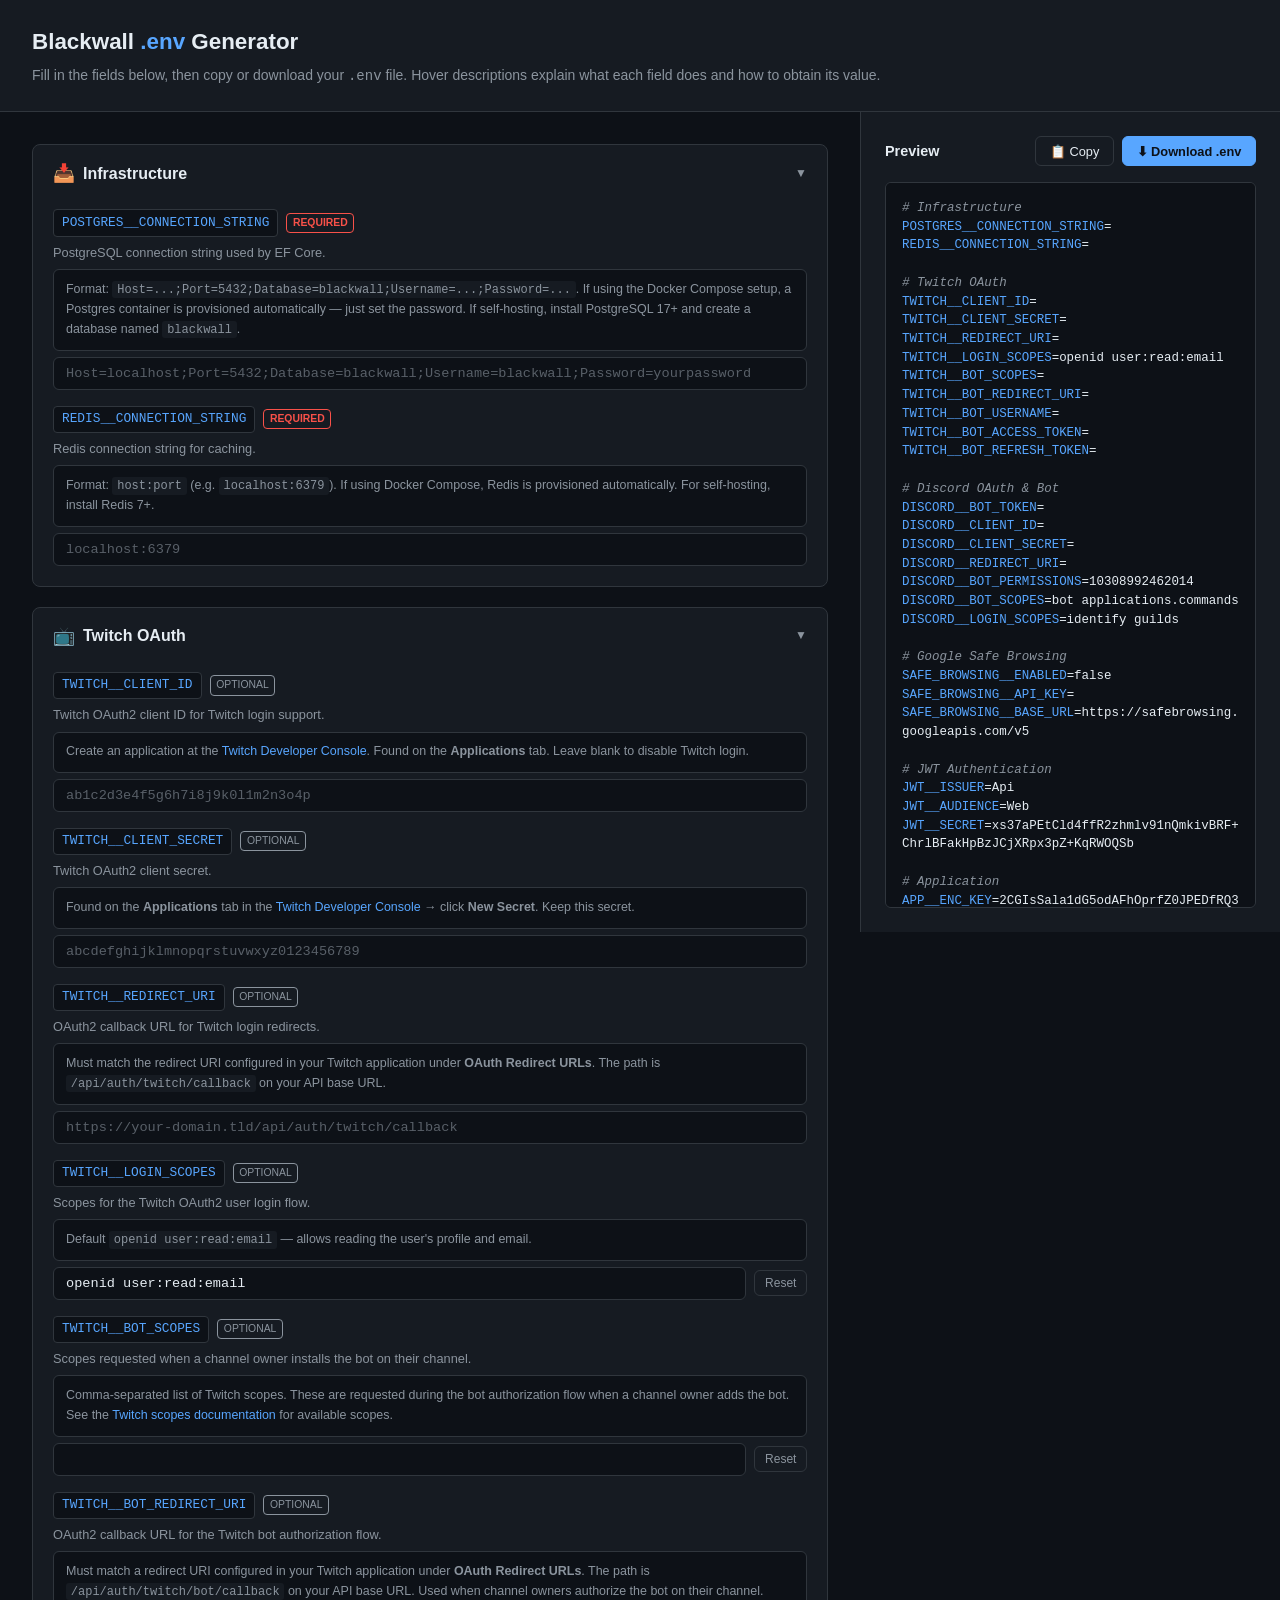
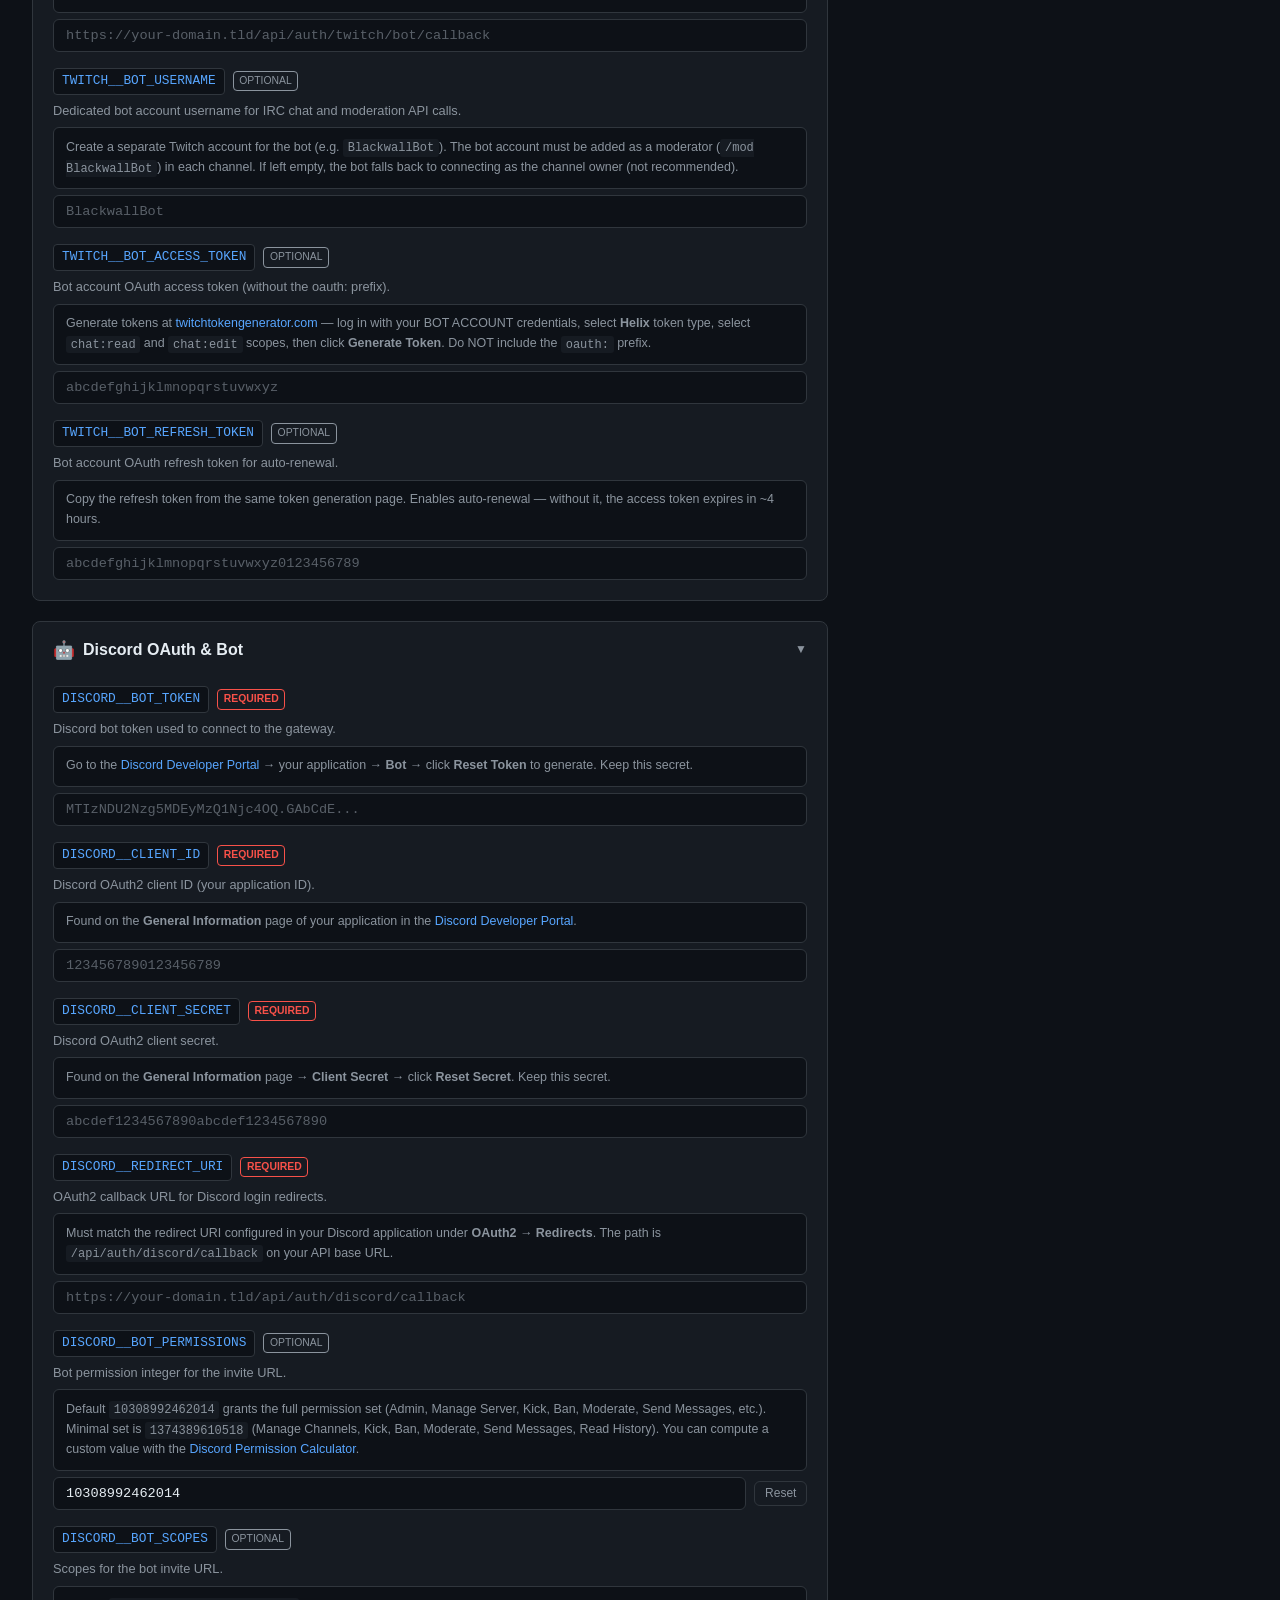
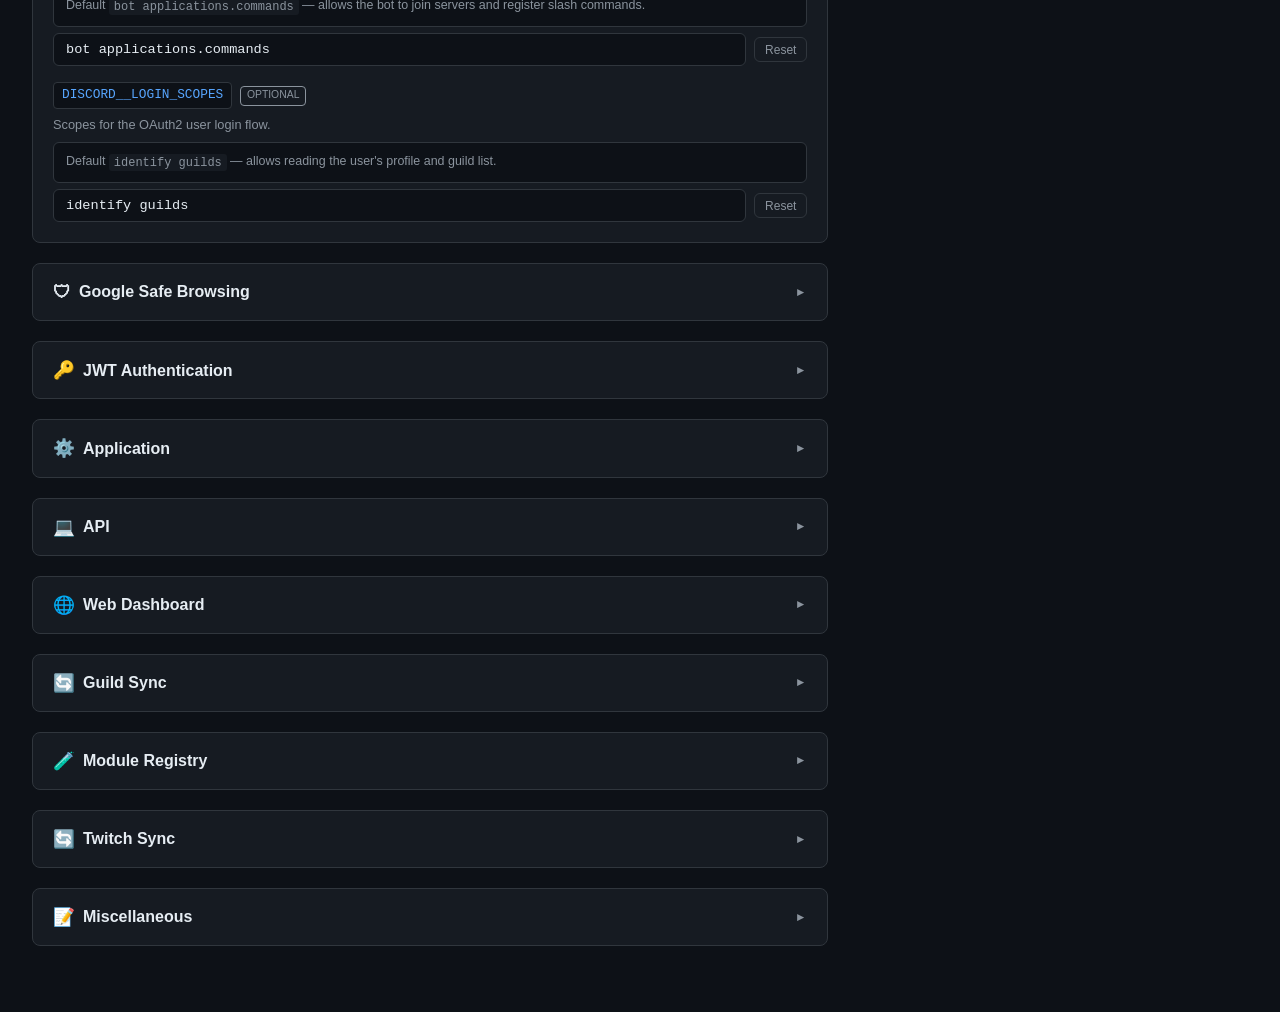
<file: docs/env-generator.html>
<!DOCTYPE html>
<html lang="en">
<head>
<meta charset="UTF-8">
<meta name="viewport" content="width=device-width, initial-scale=1.0">
<title>Blackwall &mdash; .env Generator</title>
<style>
  :root {
    --bg: #0d1117;
    --surface: #161b22;
    --surface-hover: #1c2128;
    --border: #30363d;
    --text: #e6edf3;
    --text-muted: #8b949e;
    --accent: #58a6ff;
    --accent-hover: #79c0ff;
    --success: #3fb950;
    --warning: #d29922;
    --danger: #f85149;
    --required: #f85149;
    --radius: 8px;
  }
  * { box-sizing: border-box; margin: 0; padding: 0; }
  body {
    font-family: -apple-system, BlinkMacSystemFont, 'Segoe UI', Helvetica, Arial, sans-serif;
    background: var(--bg);
    color: var(--text);
    line-height: 1.6;
    padding: 0;
  }
  header {
    background: var(--surface);
    border-bottom: 1px solid var(--border);
    padding: 1.5rem 2rem;
    position: sticky;
    top: 0;
    z-index: 100;
  }
  header h1 { font-size: 1.4rem; font-weight: 600; }
  header h1 span { color: var(--accent); }
  header p { color: var(--text-muted); font-size: 0.875rem; margin-top: 0.25rem; }
  .container {
    display: grid;
    grid-template-columns: 1fr 420px;
    gap: 0;
    max-width: 1600px;
    margin: 0 auto;
    min-height: calc(100vh - 80px);
  }
  .form-panel {
    padding: 2rem;
    overflow-y: auto;
  }
  .preview-panel {
    background: var(--surface);
    border-left: 1px solid var(--border);
    padding: 1.5rem;
    position: sticky;
    top: 80px;
    height: calc(100vh - 80px);
    overflow-y: auto;
    display: flex;
    flex-direction: column;
  }
  .section {
    background: var(--surface);
    border: 1px solid var(--border);
    border-radius: var(--radius);
    margin-bottom: 1.25rem;
    overflow: hidden;
  }
  .section-header {
    padding: 0.875rem 1.25rem;
    cursor: pointer;
    display: flex;
    align-items: center;
    justify-content: space-between;
    user-select: none;
    transition: background 0.15s;
  }
  .section-header:hover { background: var(--surface-hover); }
  .section-header h2 {
    font-size: 1rem;
    font-weight: 600;
    display: flex;
    align-items: center;
    gap: 0.5rem;
  }
  .section-header .icon { font-size: 1.1rem; }
  .section-header .chevron {
    color: var(--text-muted);
    transition: transform 0.2s;
    font-size: 0.75rem;
  }
  .section.collapsed .chevron { transform: rotate(-90deg); }
  .section-body {
    padding: 0.5rem 1.25rem 1.25rem;
    display: flex;
    flex-direction: column;
    gap: 1rem;
  }
  .section.collapsed .section-body { display: none; }
  .field {
    display: flex;
    flex-direction: column;
    gap: 0.375rem;
  }
  .field-label {
    display: flex;
    align-items: center;
    gap: 0.5rem;
    flex-wrap: wrap;
  }
  .field-label code {
    font-family: 'SF Mono', 'Fira Code', 'Consolas', monospace;
    font-size: 0.8rem;
    background: var(--bg);
    padding: 0.15rem 0.5rem;
    border-radius: 4px;
    border: 1px solid var(--border);
    color: var(--accent);
  }
  .required-badge {
    font-size: 0.65rem;
    color: var(--required);
    border: 1px solid var(--required);
    padding: 0.05rem 0.35rem;
    border-radius: 4px;
    text-transform: uppercase;
    font-weight: 600;
  }
  .optional-badge {
    font-size: 0.65rem;
    color: var(--text-muted);
    border: 1px solid var(--text-muted);
    padding: 0.05rem 0.35rem;
    border-radius: 4px;
    text-transform: uppercase;
  }
  .field-desc {
    font-size: 0.8rem;
    color: var(--text-muted);
  }
  .field-help {
    font-size: 0.78rem;
    color: var(--text-muted);
    background: var(--bg);
    border: 1px solid var(--border);
    border-radius: 6px;
    padding: 0.6rem 0.75rem;
  }
  .field-help a { color: var(--accent); text-decoration: none; }
  .field-help a:hover { text-decoration: underline; }
  .field-help code {
    font-family: 'SF Mono', 'Fira Code', 'Consolas', monospace;
    font-size: 0.75rem;
    background: var(--surface);
    padding: 0.1rem 0.3rem;
    border-radius: 3px;
  }
  .field-input {
    display: flex;
    gap: 0.5rem;
    align-items: center;
  }
  .field-input input[type="text"],
  .field-input input[type="password"],
  .field-input input[type="number"] {
    flex: 1;
    background: var(--bg);
    border: 1px solid var(--border);
    color: var(--text);
    padding: 0.5rem 0.75rem;
    border-radius: 6px;
    font-size: 0.85rem;
    font-family: 'SF Mono', 'Fira Code', 'Consolas', monospace;
    transition: border-color 0.15s;
  }
  .field-input input:focus {
    outline: none;
    border-color: var(--accent);
  }
  .field-input input::placeholder { color: var(--text-muted); opacity: 0.6; }
  .toggle {
    position: relative;
    width: 40px;
    height: 22px;
    flex-shrink: 0;
  }
  .toggle input { opacity: 0; width: 0; height: 0; }
  .toggle-slider {
    position: absolute;
    cursor: pointer;
    top: 0; left: 0; right: 0; bottom: 0;
    background: var(--border);
    border-radius: 22px;
    transition: 0.2s;
  }
  .toggle-slider:before {
    content: "";
    position: absolute;
    height: 16px;
    width: 16px;
    left: 3px;
    bottom: 3px;
    background: var(--text);
    border-radius: 50%;
    transition: 0.2s;
  }
  .toggle input:checked + .toggle-slider { background: var(--success); }
  .toggle input:checked + .toggle-slider:before { transform: translateX(18px); }
  .btn-reset {
    background: transparent;
    border: 1px solid var(--border);
    color: var(--text-muted);
    padding: 0.3rem 0.6rem;
    border-radius: 6px;
    cursor: pointer;
    font-size: 0.75rem;
    transition: all 0.15s;
  }
  .btn-reset:hover { border-color: var(--text-muted); color: var(--text); }
  .preview-header {
    display: flex;
    align-items: center;
    justify-content: space-between;
    margin-bottom: 1rem;
  }
  .preview-header h3 { font-size: 0.9rem; font-weight: 600; }
  .preview-actions { display: flex; gap: 0.5rem; }
  .btn {
    padding: 0.4rem 0.85rem;
    border-radius: 6px;
    font-size: 0.8rem;
    font-weight: 500;
    cursor: pointer;
    border: 1px solid var(--border);
    background: var(--surface);
    color: var(--text);
    transition: all 0.15s;
    display: inline-flex;
    align-items: center;
    gap: 0.35rem;
  }
  .btn:hover { background: var(--surface-hover); border-color: var(--text-muted); }
  .btn-primary {
    background: var(--accent);
    color: #0d1117;
    border-color: var(--accent);
    font-weight: 600;
  }
  .btn-primary:hover { background: var(--accent-hover); border-color: var(--accent-hover); }
  .preview-content {
    flex: 1;
    background: var(--bg);
    border: 1px solid var(--border);
    border-radius: 6px;
    padding: 1rem;
    font-family: 'SF Mono', 'Fira Code', 'Consolas', monospace;
    font-size: 0.78rem;
    white-space: pre-wrap;
    word-break: break-all;
    overflow-y: auto;
    line-height: 1.5;
    color: var(--text);
  }
  .preview-content .env-key { color: var(--accent); }
  .preview-content .env-comment { color: var(--text-muted); font-style: italic; }
  .preview-content .env-empty { color: var(--danger); }
  .copy-toast {
    position: fixed;
    bottom: 2rem;
    left: 50%;
    transform: translateX(-50%);
    background: var(--success);
    color: #0d1117;
    padding: 0.6rem 1.25rem;
    border-radius: 6px;
    font-size: 0.85rem;
    font-weight: 600;
    opacity: 0;
    transition: opacity 0.3s;
    pointer-events: none;
    z-index: 200;
  }
  .copy-toast.show { opacity: 1; }
  .gen-btn {
    background: transparent;
    border: 1px solid var(--border);
    color: var(--text-muted);
    padding: 0.2rem 0.5rem;
    border-radius: 4px;
    cursor: pointer;
    font-size: 0.7rem;
    transition: all 0.15s;
  }
  .gen-btn:hover { border-color: var(--accent); color: var(--accent); }
  @media (max-width: 900px) {
    .container { grid-template-columns: 1fr; }
    .preview-panel { position: relative; top: 0; height: auto; border-left: none; border-top: 1px solid var(--border); }
  }
</style>
</head>
<body>

<header>
  <h1>Blackwall <span>.env</span> Generator</h1>
  <p>Fill in the fields below, then copy or download your <code>.env</code> file. Hover descriptions explain what each field does and how to obtain its value.</p>
</header>

<div class="container">
  <div class="form-panel" id="formPanel"></div>
  <div class="preview-panel">
    <div class="preview-header">
      <h3>Preview</h3>
      <div class="preview-actions">
        <button class="btn" onclick="copyEnv()">&#128203; Copy</button>
        <button class="btn btn-primary" onclick="downloadEnv()">&#11015; Download .env</button>
      </div>
    </div>
    <div class="preview-content" id="preview"></div>
  </div>
</div>

<div class="copy-toast" id="toast">Copied to clipboard!</div>

<script>
const sections = [
  {
    title: "Infrastructure",
    icon: "&#128229;",
    fields: [
      {
        key: "POSTGRES__CONNECTION_STRING",
        label: "POSTGRES__CONNECTION_STRING",
        required: true,
        type: "text",
        placeholder: "Host=localhost;Port=5432;Database=blackwall;Username=blackwall;Password=yourpassword",
        desc: "PostgreSQL connection string used by EF Core.",
        help: "Format: <code>Host=...;Port=5432;Database=blackwall;Username=...;Password=...</code>. If using the Docker Compose setup, a Postgres container is provisioned automatically &mdash; just set the password. If self-hosting, install PostgreSQL 17+ and create a database named <code>blackwall</code>."
      },
      {
        key: "REDIS__CONNECTION_STRING",
        label: "REDIS__CONNECTION_STRING",
        required: true,
        type: "text",
        placeholder: "localhost:6379",
        desc: "Redis connection string for caching.",
        help: "Format: <code>host:port</code> (e.g. <code>localhost:6379</code>). If using Docker Compose, Redis is provisioned automatically. For self-hosting, install Redis 7+."
      }
    ]
  },
  {
    title: "Twitch OAuth",
    icon: "&#128250;",
    fields: [
      {
        key: "TWITCH__CLIENT_ID",
        label: "TWITCH__CLIENT_ID",
        required: false,
        type: "text",
        placeholder: "ab1c2d3e4f5g6h7i8j9k0l1m2n3o4p",
        desc: "Twitch OAuth2 client ID for Twitch login support.",
        help: "Create an application at the <a href='https://dev.twitch.tv/console' target='_blank'>Twitch Developer Console</a>. Found on the <strong>Applications</strong> tab. Leave blank to disable Twitch login."
      },
      {
        key: "TWITCH__CLIENT_SECRET",
        label: "TWITCH__CLIENT_SECRET",
        required: false,
        type: "password",
        placeholder: "abcdefghijklmnopqrstuvwxyz0123456789",
        desc: "Twitch OAuth2 client secret.",
        help: "Found on the <strong>Applications</strong> tab in the <a href='https://dev.twitch.tv/console' target='_blank'>Twitch Developer Console</a> &rarr; click <strong>New Secret</strong>. Keep this secret."
      },
      {
        key: "TWITCH__REDIRECT_URI",
        label: "TWITCH__REDIRECT_URI",
        required: false,
        type: "text",
        placeholder: "https://your-domain.tld/api/auth/twitch/callback",
        desc: "OAuth2 callback URL for Twitch login redirects.",
        help: "Must match the redirect URI configured in your Twitch application under <strong>OAuth Redirect URLs</strong>. The path is <code>/api/auth/twitch/callback</code> on your API base URL."
      },
      {
        key: "TWITCH__LOGIN_SCOPES",
        label: "TWITCH__LOGIN_SCOPES",
        required: false,
        type: "text",
        default: "openid user:read:email",
        desc: "Scopes for the Twitch OAuth2 user login flow.",
        help: "Default <code>openid user:read:email</code> &mdash; allows reading the user's profile and email."
      },
      {
        key: "TWITCH__BOT_SCOPES",
        label: "TWITCH__BOT_SCOPES",
        required: false,
        type: "text",
        default: "",
        desc: "Scopes requested when a channel owner installs the bot on their channel.",
        help: "Comma-separated list of Twitch scopes. These are requested during the bot authorization flow when a channel owner adds the bot. See the <a href='https://dev.twitch.tv/docs/authentication/scopes/' target='_blank'>Twitch scopes documentation</a> for available scopes."
      },
      {
        key: "TWITCH__BOT_REDIRECT_URI",
        label: "TWITCH__BOT_REDIRECT_URI",
        required: false,
        type: "text",
        placeholder: "https://your-domain.tld/api/auth/twitch/bot/callback",
        desc: "OAuth2 callback URL for the Twitch bot authorization flow.",
        help: "Must match a redirect URI configured in your Twitch application under <strong>OAuth Redirect URLs</strong>. The path is <code>/api/auth/twitch/bot/callback</code> on your API base URL. Used when channel owners authorize the bot on their channel."
      },
      {
        key: "TWITCH__BOT_USERNAME",
        label: "TWITCH__BOT_USERNAME",
        required: false,
        type: "text",
        placeholder: "BlackwallBot",
        desc: "Dedicated bot account username for IRC chat and moderation API calls.",
        help: "Create a separate Twitch account for the bot (e.g. <code>BlackwallBot</code>). The bot account must be added as a moderator (<code>/mod BlackwallBot</code>) in each channel. If left empty, the bot falls back to connecting as the channel owner (not recommended)."
      },
      {
        key: "TWITCH__BOT_ACCESS_TOKEN",
        label: "TWITCH__BOT_ACCESS_TOKEN",
        required: false,
        type: "password",
        placeholder: "abcdefghijklmnopqrstuvwxyz",
        desc: "Bot account OAuth access token (without the oauth: prefix).",
        help: "Generate tokens at <a href='https://twitchtokengenerator.com/' target='_blank'>twitchtokengenerator.com</a> &mdash; log in with your BOT ACCOUNT credentials, select <strong>Helix</strong> token type, select <code>chat:read</code> and <code>chat:edit</code> scopes, then click <strong>Generate Token</strong>. Do NOT include the <code>oauth:</code> prefix."
      },
      {
        key: "TWITCH__BOT_REFRESH_TOKEN",
        label: "TWITCH__BOT_REFRESH_TOKEN",
        required: false,
        type: "password",
        placeholder: "abcdefghijklmnopqrstuvwxyz0123456789",
        desc: "Bot account OAuth refresh token for auto-renewal.",
        help: "Copy the refresh token from the same token generation page. Enables auto-renewal &mdash; without it, the access token expires in ~4 hours."
      }
    ]
  },
  {
    title: "Discord OAuth & Bot",
    icon: "&#129302;",
    fields: [
      {
        key: "DISCORD__BOT_TOKEN",
        label: "DISCORD__BOT_TOKEN",
        required: true,
        type: "password",
        placeholder: "MTIzNDU2Nzg5MDEyMzQ1Njc4OQ.GAbCdE...",
        desc: "Discord bot token used to connect to the gateway.",
        help: "Go to the <a href='https://discord.com/developers/applications' target='_blank'>Discord Developer Portal</a> &rarr; your application &rarr; <strong>Bot</strong> &rarr; click <strong>Reset Token</strong> to generate. Keep this secret."
      },
      {
        key: "DISCORD__CLIENT_ID",
        label: "DISCORD__CLIENT_ID",
        required: true,
        type: "text",
        placeholder: "1234567890123456789",
        desc: "Discord OAuth2 client ID (your application ID).",
        help: "Found on the <strong>General Information</strong> page of your application in the <a href='https://discord.com/developers/applications' target='_blank'>Discord Developer Portal</a>."
      },
      {
        key: "DISCORD__CLIENT_SECRET",
        label: "DISCORD__CLIENT_SECRET",
        required: true,
        type: "password",
        placeholder: "abcdef1234567890abcdef1234567890",
        desc: "Discord OAuth2 client secret.",
        help: "Found on the <strong>General Information</strong> page &rarr; <strong>Client Secret</strong> &rarr; click <strong>Reset Secret</strong>. Keep this secret."
      },
      {
        key: "DISCORD__REDIRECT_URI",
        label: "DISCORD__REDIRECT_URI",
        required: true,
        type: "text",
        placeholder: "https://your-domain.tld/api/auth/discord/callback",
        desc: "OAuth2 callback URL for Discord login redirects.",
        help: "Must match the redirect URI configured in your Discord application under <strong>OAuth2 &rarr; Redirects</strong>. The path is <code>/api/auth/discord/callback</code> on your API base URL."
      },
      {
        key: "DISCORD__BOT_PERMISSIONS",
        label: "DISCORD__BOT_PERMISSIONS",
        required: false,
        type: "text",
        default: "10308992462014",
        desc: "Bot permission integer for the invite URL.",
        help: "Default <code>10308992462014</code> grants the full permission set (Admin, Manage Server, Kick, Ban, Moderate, Send Messages, etc.). Minimal set is <code>1374389610518</code> (Manage Channels, Kick, Ban, Moderate, Send Messages, Read History). You can compute a custom value with the <a href='https://discordapi.com/permissions.html' target='_blank'>Discord Permission Calculator</a>."
      },
      {
        key: "DISCORD__BOT_SCOPES",
        label: "DISCORD__BOT_SCOPES",
        required: false,
        type: "text",
        default: "bot applications.commands",
        desc: "Scopes for the bot invite URL.",
        help: "Default <code>bot applications.commands</code> &mdash; allows the bot to join servers and register slash commands."
      },
      {
        key: "DISCORD__LOGIN_SCOPES",
        label: "DISCORD__LOGIN_SCOPES",
        required: false,
        type: "text",
        default: "identify guilds",
        desc: "Scopes for the OAuth2 user login flow.",
        help: "Default <code>identify guilds</code> &mdash; allows reading the user's profile and guild list."
      }
    ]
  },
  {
    title: "Google Safe Browsing",
    icon: "&#128737;",
    fields: [
      {
        key: "SAFE_BROWSING__ENABLED",
        label: "SAFE_BROWSING__ENABLED",
        required: false,
        type: "bool",
        default: false,
        desc: "Enable Google Safe Browsing for suspicious link filtering.",
        help: "When <code>false</code>, the Safe Browsing card is hidden in the dashboard and all checks are skipped. The code default is <code>true</code> if unset, but the .env.example sets it to <code>false</code>."
      },
      {
        key: "SAFE_BROWSING__API_KEY",
        label: "SAFE_BROWSING__API_KEY",
        required: false,
        type: "password",
        placeholder: "AIzaSy...",
        desc: "Google Safe Browsing API key. Required if enabled.",
        help: "Get one from the <a href='https://console.cloud.google.com/' target='_blank'>Google Cloud Console</a>: enable the <strong>Safe Browsing API</strong>, then create an API key under <strong>APIs &amp; Services &rarr; Credentials</strong>."
      },
      {
        key: "SAFE_BROWSING__BASE_URL",
        label: "SAFE_BROWSING__BASE_URL",
        required: false,
        type: "text",
        default: "https://safebrowsing.googleapis.com/v5",
        desc: "Safe Browsing API base URL.",
        help: "Default <code>https://safebrowsing.googleapis.com/v5</code>. Only change if you're using a proxy or alternative endpoint."
      }
    ]
  },
  {
    title: "JWT Authentication",
    icon: "&#128273;",
    fields: [
      {
        key: "JWT__ISSUER",
        label: "JWT__ISSUER",
        required: false,
        type: "text",
        default: "Api",
        desc: "Token issuer claim.",
        help: "Default <code>Api</code>."
      },
      {
        key: "JWT__AUDIENCE",
        label: "JWT__AUDIENCE",
        required: false,
        type: "text",
        default: "Web",
        desc: "Token audience claim.",
        help: "Default <code>Web</code>."
      },
      {
        key: "JWT__SECRET",
        label: "JWT__SECRET",
        required: true,
        type: "password",
        placeholder: "your-super-secret-key-min-32-chars",
        desc: "Symmetric key for signing JWTs (minimum 32 characters).",
        help: "Generate a strong random string. <button class='gen-btn' onclick='genSecret(this)'>Generate</button> Must be the same in both API and Web .env files."
      }
    ]
  },
  {
    title: "Application",
    icon: "&#9881;&#65039;",
    fields: [
      {
        key: "APP__ENC_KEY",
        label: "APP__ENC_KEY",
        required: true,
        type: "text",
        placeholder: "base64-encoded 32-byte key",
        desc: "AES-256 encryption key for stored Discord tokens (32 bytes, base64-encoded).",
        help: "Used to encrypt OAuth tokens at rest. Generate a 32-byte key encoded in base64. <button class='gen-btn' onclick='genAesKey(this, 32)'>Generate</button>"
      },
      {
        key: "APP__ENC_IV",
        label: "APP__ENC_IV",
        required: true,
        type: "text",
        placeholder: "base64-encoded 16-byte IV",
        desc: "AES initialization vector for token encryption (16 bytes, base64-encoded).",
        help: "Generate a 16-byte IV encoded in base64. <button class='gen-btn' onclick='genAesKey(this, 16)'>Generate</button>"
      },
      {
        key: "APP__DISABLE_NEW_USERS",
        label: "APP__DISABLE_NEW_USERS",
        required: false,
        type: "bool",
        default: false,
        desc: "When true, only the instance owner can register new accounts.",
        help: "Existing users can still log in. If <code>APP__INSTANCE_OWNER</code> is not set, no new users can register at all."
      },
      {
        key: "APP__PRIVATE_INSTANCE",
        label: "APP__PRIVATE_INSTANCE",
        required: false,
        type: "bool",
        default: false,
        desc: "When true (and DISABLE_NEW_USERS is false), only allowed users and the owner can register.",
        help: "Allowed users are configured via the <code>AllowedUsers</code> array in <code>appsettings.json</code>."
      },
      {
        key: "APP__INSTANCE_OWNER",
        label: "APP__INSTANCE_OWNER",
        required: false,
        type: "text",
        placeholder: "123456789012345678",
        desc: "Discord user ID of the instance owner.",
        help: "The owner is always allowed to register. To find your Discord user ID, enable Developer Mode in Discord settings, right-click your profile, and select <strong>Copy User ID</strong>."
      }
    ]
  },
  {
    title: "API",
    icon: "&#128187;",
    fields: [
      {
        key: "API__BASE_URL",
        label: "API__BASE_URL",
        required: false,
        type: "text",
        default: "https://localhost:7001",
        desc: "Base URL of the API. Used by the Web project to call the API.",
        help: "Default <code>https://localhost:7001</code>. Not recommended to change. If updating the port also update the URL."
      },
      {
        key: "API__PORT",
        label: "API__PORT",
        required: false,
        type: "number",
        default: "7001",
        desc: "Port the API listens on.",
        help: "Default <code>7001</code>."
      },
      {
        key: "API__PROTECTION_ENABLED",
        label: "API__PROTECTION_ENABLED",
        required: false,
        type: "bool",
        default: true,
        desc: "When true, all API endpoints require an X-API-Key header.",
        help: "Exempt endpoints: <code>/api/auth/discord/callback</code>, <code>/api/auth/twitch/callback</code>, <code>/api/system/health</code>, and <code>/health</code>. The Web project automatically sends the key when enabled."
      },
      {
        key: "API__KEY",
        label: "API__KEY",
        required: false,
        type: "password",
        placeholder: "bw_k_<64 alphanumeric characters>",
        desc: "API key sent via the X-API-Key header. Required when protection is enabled.",
        help: "Must match between API and Web. Format: <code>bw_k_</code> followed by 64 alphanumeric characters (<code>a-zA-Z0-9</code>). <button class='gen-btn' onclick='genApiKey(this)'>Generate</button>"
      }
    ]
  },
  {
    title: "Web Dashboard",
    icon: "&#127760;",
    fields: [
      {
        key: "WEB__BASEURL",
        label: "WEB__BASEURL",
        required: false,
        type: "text",
        default: "https://localhost:7002",
        desc: "Public-facing URL of the Web dashboard.",
        help: "Used for redirects after OAuth login. For production, set to your public Web URL (e.g. <code>https://blackwall.example.com</code>)."
      },
      {
        key: "WEB__PORT",
        label: "WEB__PORT",
        required: false,
        type: "number",
        default: "7002",
        desc: "Port the Web dashboard listens on.",
        help: "Default <code>7002</code>."
      }
    ]
  },
  {
    title: "Guild Sync",
    icon: "&#128260;",
    fields: [
      {
        key: "GUILD_SYNC__ENABLED",
        label: "GUILD_SYNC__ENABLED",
        required: false,
        type: "bool",
        default: true,
        desc: "Enable the guild permission sync background service.",
        help: "When enabled, the bot periodically synchronises guild manager permissions from Discord."
      },
      {
        key: "GUILD_SYNC__INTERVAL_MINUTES",
        label: "GUILD_SYNC__INTERVAL_MINUTES",
        required: false,
        type: "number",
        default: "15",
        desc: "Sync interval in minutes.",
        help: "Default <code>15</code>. Lower values mean more frequent Discord API calls."
      }
    ]
  },
  {
    title: "Module Registry",
    icon: "&#129514;",
    fields: [
      {
        key: "MODULES__REGISTRY_URL",
        label: "MODULES__REGISTRY_URL",
        required: false,
        type: "text",
        default: "https://raw.githubusercontent.com/PedroCavaleiro/Blackwall.Modules/main/index.json",
        desc: "URL of the curated module catalog index JSON.",
        help: "Points to the JSON index file listing available third-party modules. Only change if you're hosting a custom registry."
      },
      {
        key: "MODULES__REGISTRY_CACHE_MINUTES",
        label: "MODULES__REGISTRY_CACHE_MINUTES",
        required: false,
        type: "number",
        default: "15",
        desc: "Cache duration for the registry index in minutes.",
        help: "Default <code>15</code>. Lower values mean more frequent fetches of the registry URL."
      },
      {
        key: "MODULES__ALLOW_THIRD_PARTY",
        label: "MODULES__ALLOW_THIRD_PARTY",
        required: false,
        type: "bool",
        default: true,
        desc: "Master switch for third-party module installation.",
        help: "When <code>false</code>, all module installation is disabled &mdash; both catalog and Git URL. The web dashboard shows a &ldquo;disabled by administrator&rdquo; message. When <code>true</code>, module installation is allowed (subject to <code>MODULES__CATALOG_ONLY</code>)."
      },
      {
        key: "MODULES__CATALOG_ONLY",
        label: "MODULES__CATALOG_ONLY",
        required: false,
        type: "bool",
        default: true,
        desc: "Restrict installations to the curated catalog only.",
        help: "When <code>MODULES__ALLOW_THIRD_PARTY</code> is <code>true</code>, setting this to <code>true</code> hides the manual Git URL input and rejects Git URLs not present in the registry. Has no effect when <code>ALLOW_THIRD_PARTY</code> is <code>false</code>."
      }
    ]
  },
  {
    title: "Twitch Sync",
    icon: "&#128260;",
    fields: [
      {
        key: "TWITCH_SYNC__ENABLED",
        label: "TWITCH_SYNC__ENABLED",
        required: false,
        type: "bool",
        default: true,
        desc: "Enable the Twitch ban sync background service.",
        help: "When enabled, the bot periodically synchronises shared ban lists across Blackwall-managed Twitch channels."
      },
      {
        key: "TWITCH_SYNC__INTERVAL_MINUTES",
        label: "TWITCH_SYNC__INTERVAL_MINUTES",
        required: false,
        type: "number",
        default: "15",
        desc: "Sync interval in minutes.",
        help: "Default <code>15</code>. Lower values mean more frequent Twitch API calls."
      }
    ]
  },
  {
    title: "Miscellaneous",
    icon: "&#128221;",
    fields: [
      {
        key: "ENABLE_DOCS",
        label: "ENABLE_DOCS",
        required: false,
        type: "bool",
        default: false,
        desc: "Enable OpenAPI spec and Scalar UI on the API.",
        help: "When <code>true</code>, the API exposes <code>/openapi/v1.json</code> and <code>/scalar/v1</code> for interactive API documentation."
      }
    ]
  }
];

const values = {};

function initValues() {
  sections.forEach(s => s.fields.forEach(f => {
    values[f.key] = f.default !== undefined ? f.default : "";
  }));
  values["JWT__SECRET"] = genSecretValue();
  values["APP__ENC_KEY"] = genAesKeyValue(32);
  values["APP__ENC_IV"] = genAesKeyValue(16);
  values["API__KEY"] = genApiKeyValue();
}

function genSecretValue() {
  const arr = new Uint8Array(48);
  crypto.getRandomValues(arr);
  return btoa(String.fromCharCode(...arr)).replace(/=/g, "");
}

function genAesKeyValue(bytes) {
  const arr = new Uint8Array(bytes);
  crypto.getRandomValues(arr);
  return btoa(String.fromCharCode(...arr));
}

function genApiKeyValue() {
  const chars = 'ABCDEFGHIJKLMNOPQRSTUVWXYZabcdefghijklmnopqrstuvwxyz0123456789';
  const arr = new Uint32Array(64);
  crypto.getRandomValues(arr);
  let key = 'bw_k_';
  for (let i = 0; i < 64; i++) {
    key += chars[arr[i] % chars.length];
  }
  return key;
}

function renderForm() {
  const panel = document.getElementById("formPanel");
  panel.innerHTML = "";
  sections.forEach((s, si) => {
    const sec = document.createElement("div");
    sec.className = "section" + (si > 2 ? " collapsed" : "");
    sec.innerHTML = `
      <div class="section-header" onclick="this.parentElement.classList.toggle('collapsed')">
        <h2><span class="icon">${s.icon}</span> ${s.title}</h2>
        <span class="chevron">&#9660;</span>
      </div>
      <div class="section-body"></div>
    `;
    const body = sec.querySelector(".section-body");
    s.fields.forEach(f => {
      const field = document.createElement("div");
      field.className = "field";
      const badge = f.required
        ? '<span class="required-badge">Required</span>'
        : '<span class="optional-badge">Optional</span>';
      let inputHtml;
      if (f.type === "bool") {
        inputHtml = `
          <div class="field-input">
            <label class="toggle">
              <input type="checkbox" data-key="${f.key}" ${values[f.key] ? "checked" : ""} onchange="onBoolChange(this)">
              <span class="toggle-slider"></span>
            </label>
            <span style="font-size:0.8rem;color:var(--text-muted)">${values[f.key] ? "true" : "false"}</span>
          </div>
        `;
      } else {
        inputHtml = `
          <div class="field-input">
            <input type="${f.type}" data-key="${f.key}" value="${escapeHtml(values[f.key])}" placeholder="${escapeHtml(f.placeholder || '')}" oninput="onInputChange(this)">
            ${f.default !== undefined ? `<button class="btn-reset" onclick="resetField('${f.key}', this)">Reset</button>` : ''}
          </div>
        `;
      }
      field.innerHTML = `
        <div class="field-label">
          <code>${f.label}</code>
          ${badge}
        </div>
        <div class="field-desc">${f.desc}</div>
        <div class="field-help">${f.help}</div>
        ${inputHtml}
      `;
      body.appendChild(field);
    });
    panel.appendChild(sec);
  });
}

function escapeHtml(s) {
  return String(s).replace(/&/g,'&amp;').replace(/</g,'&lt;').replace(/>/g,'&gt;').replace(/"/g,'&quot;');
}

function onInputChange(el) {
  values[el.dataset.key] = el.value;
  updatePreview();
}

function onBoolChange(el) {
  values[el.dataset.key] = el.checked;
  const span = el.parentElement.nextElementSibling;
  if (span) span.textContent = el.checked ? "true" : "false";
  updatePreview();
}

function resetField(key, btn) {
  const field = sections.flatMap(s => s.fields).find(f => f.key === key);
  if (field && field.default !== undefined) {
    values[key] = field.default;
    const input = btn.parentElement.querySelector("input");
    if (input) input.value = field.default;
    updatePreview();
  }
}

function genSecret(btn) {
  const secret = genSecretValue();
  const input = btn.parentElement.parentElement.querySelector("input");
  input.value = secret;
  values["JWT__SECRET"] = secret;
  updatePreview();
}

function genApiKey(btn) {
  const key = genApiKeyValue();
  const input = btn.parentElement.parentElement.querySelector("input");
  input.value = key;
  values["API__KEY"] = key;
  updatePreview();
}

function genAesKey(btn, bytes) {
  const b64 = genAesKeyValue(bytes);
  const input = btn.parentElement.parentElement.parentElement.querySelector("input");
  input.value = b64;
  values[input.dataset.key] = b64;
  updatePreview();
}

function updatePreview() {
  const preview = document.getElementById("preview");
  let html = "";
  sections.forEach((s, si) => {
    html += `<span class="env-comment"># ${s.title}</span>\n`;
    s.fields.forEach(f => {
      const val = values[f.key];
      const isBool = f.type === "bool";
      const displayVal = isBool ? (val ? "true" : "false") : (val || "");
      if (displayVal === "") {
        html += `<span class="env-key">${f.key}</span>=<span class="env-empty"></span>\n`;
      } else {
        html += `<span class="env-key">${f.key}</span>=${escapeHtml(displayVal)}\n`;
      }
    });
    if (si < sections.length - 1) html += "\n";
  });
  preview.innerHTML = html;
}

function getEnvText() {
  let text = "";
  sections.forEach((s, si) => {
    text += `# ${s.title}\n`;
    s.fields.forEach(f => {
      const val = values[f.key];
      const isBool = f.type === "bool";
      const displayVal = isBool ? (val ? "true" : "false") : (val || "");
      text += `${f.key}=${displayVal}\n`;
    });
    if (si < sections.length - 1) text += "\n";
  });
  return text;
}

function copyEnv() {
  navigator.clipboard.writeText(getEnvText()).then(() => {
    showToast("Copied to clipboard!");
  });
}

function downloadEnv() {
  const blob = new Blob([getEnvText()], { type: "text/plain" });
  const url = URL.createObjectURL(blob);
  const a = document.createElement("a");
  a.href = url;
  a.download = ".env";
  a.click();
  URL.revokeObjectURL(url);
  showToast(".env downloaded!");
}

function showToast(msg) {
  const toast = document.getElementById("toast");
  toast.textContent = msg;
  toast.classList.add("show");
  setTimeout(() => toast.classList.remove("show"), 2000);
}

initValues();
renderForm();
updatePreview();
</script>

</body>
</html>
</file>
